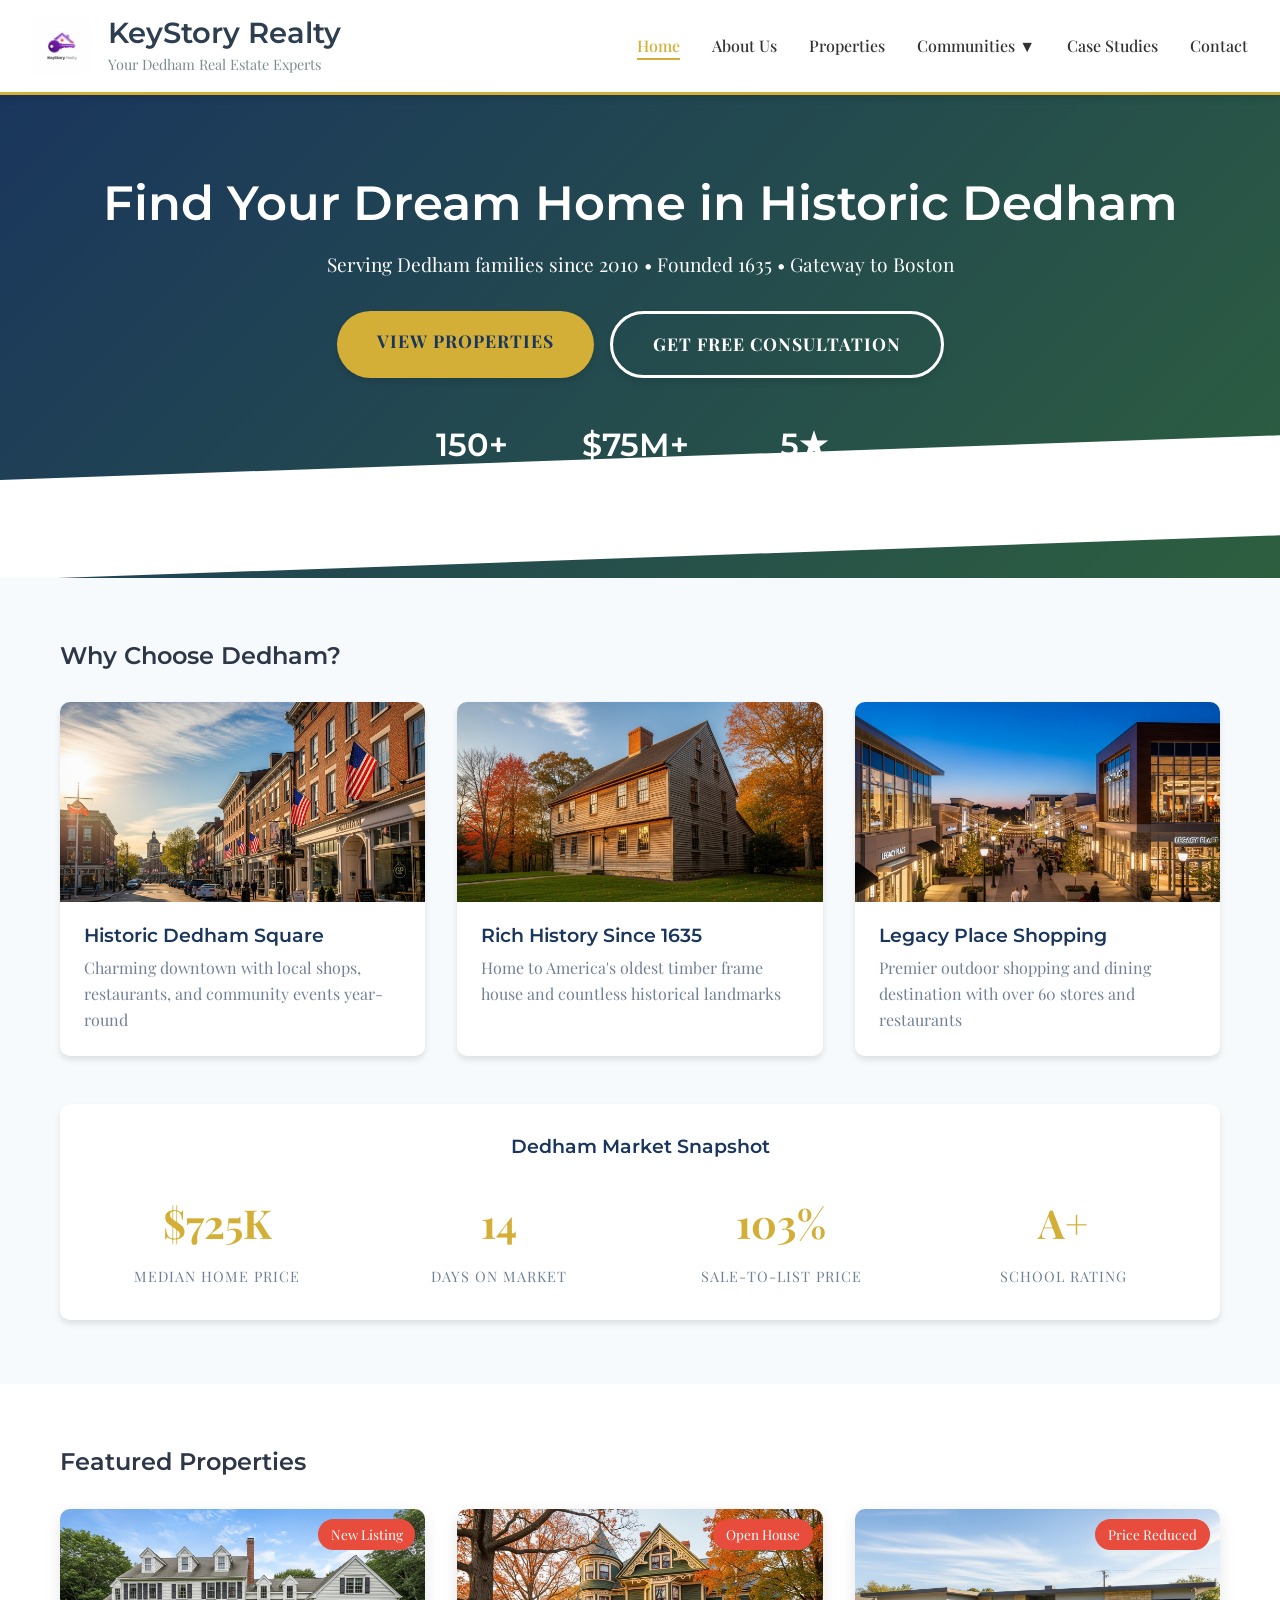
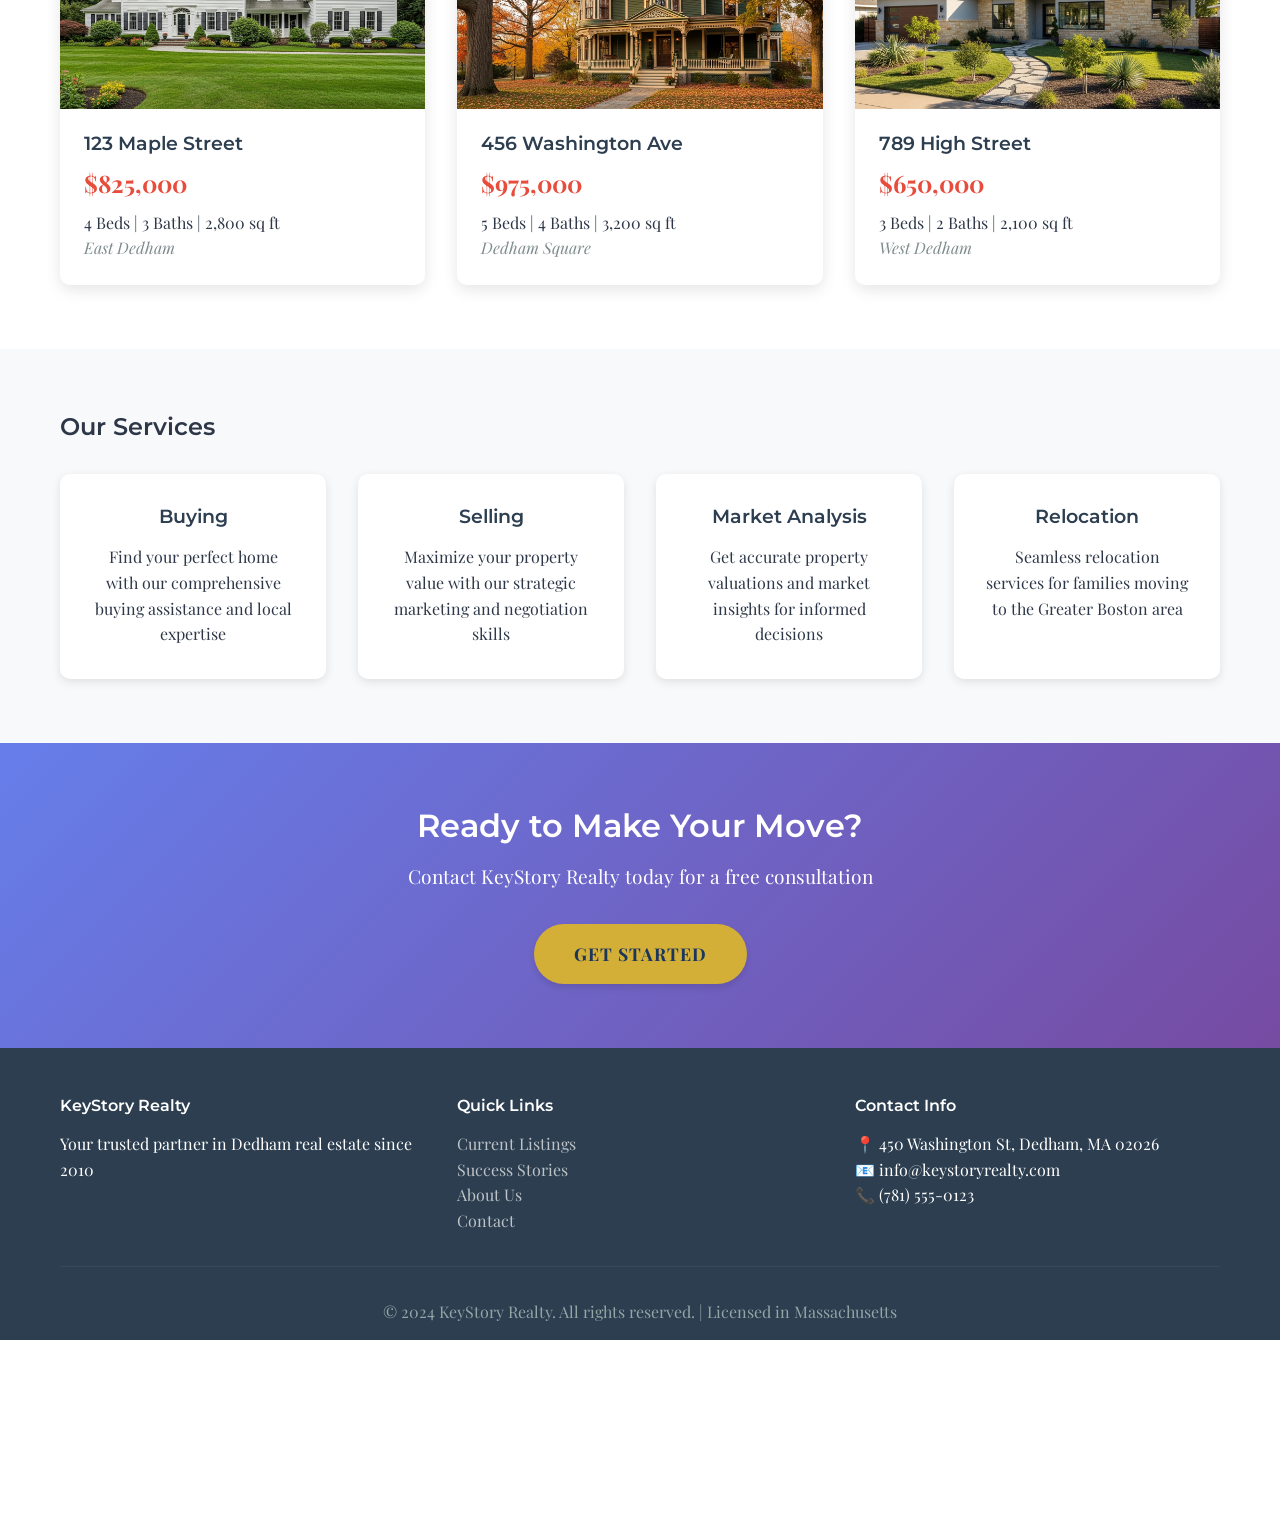
<file: index.html>
<!DOCTYPE html>
<html lang="en">
<head>
    <meta charset="UTF-8">
    <meta name="viewport" content="width=device-width, initial-scale=1.0">
    <title>KeyStory Realty - Your Trusted Dedham MA Realtor</title>
    <link rel="stylesheet" href="styles.css">
    <link href="https://fonts.googleapis.com/css2?family=Playfair+Display:wght@400;700&family=Montserrat:wght@400;600;700&display=swap" rel="stylesheet">
</head>
<body>
    <!-- Navigation -->
    <nav class="navbar">
        <div class="nav-container">
            <div class="logo">
                <img src="assets/images/logo-main.png" alt="KeyStory Realty Logo" style="height: 60px; width: auto;">
                <div>
                    <h2>KeyStory Realty</h2>
                    <span class="tagline">Your Dedham Real Estate Experts</span>
                </div>
            </div>
            <ul class="nav-menu">
                <li><a href="index.html" class="active">Home</a></li>
                <li><a href="about.html">About Us</a></li>
                <li><a href="properties.html">Properties</a></li>
                <li class="dropdown">
                    <a href="#">Communities ▼</a>
                    <ul class="dropdown-menu">
                        <li><a href="dover.html">Dover</a></li>
                        <li><a href="wellesley.html">Wellesley</a></li>
                        <li><a href="needham.html">Needham</a></li>
                        <li><a href="walpole.html">Walpole</a></li>
                    </ul>
                </li>
                <li><a href="case-studies.html">Case Studies</a></li>
                <li><a href="contact.html">Contact</a></li>
            </ul>
        </div>
    </nav>

    <!-- Hero Section -->
    <section class="hero">
        <div class="hero-content">
            <h1>Find Your Dream Home in Historic Dedham</h1>
            <p>Serving Dedham families since 2010 • Founded 1635 • Gateway to Boston</p>
            <div class="hero-buttons">
                <a href="properties.html" class="btn btn-primary">View Properties</a>
                <a href="contact.html" class="btn btn-secondary">Get Free Consultation</a>
            </div>
        </div>
        <div class="hero-stats">
            <div class="stat">
                <h3>150+</h3>
                <p>Homes Sold</p>
            </div>
            <div class="stat">
                <h3>$75M+</h3>
                <p>In Sales Volume</p>
            </div>
            <div class="stat">
                <h3>5★</h3>
                <p>Client Rating</p>
            </div>
        </div>
    </section>

    <!-- Dedham Highlights -->
    <section class="dedham-highlights">
        <div class="container">
            <h2>Why Choose Dedham?</h2>
            <div class="highlights-grid">
                <div class="highlight-card">
                    <img src="assets/images/dedham-square-photo.png" alt="Dedham Square">
                    <h3>Historic Dedham Square</h3>
                    <p>Charming downtown with local shops, restaurants, and community events year-round</p>
                </div>
                <div class="highlight-card">
                    <img src="assets/images/fairbanks-house-photo.png" alt="Fairbanks House">
                    <h3>Rich History Since 1635</h3>
                    <p>Home to America's oldest timber frame house and countless historical landmarks</p>
                </div>
                <div class="highlight-card">
                    <img src="assets/images/legacy-place-photo.png" alt="Legacy Place">
                    <h3>Legacy Place Shopping</h3>
                    <p>Premier outdoor shopping and dining destination with over 60 stores and restaurants</p>
                </div>
            </div>
            <div class="market-stats">
                <h3>Dedham Market Snapshot</h3>
                <div class="stats-grid">
                    <div class="stat-item">
                        <span class="stat-number">$725K</span>
                        <span class="stat-label">Median Home Price</span>
                    </div>
                    <div class="stat-item">
                        <span class="stat-number">14</span>
                        <span class="stat-label">Days on Market</span>
                    </div>
                    <div class="stat-item">
                        <span class="stat-number">103%</span>
                        <span class="stat-label">Sale-to-List Price</span>
                    </div>
                    <div class="stat-item">
                        <span class="stat-number">A+</span>
                        <span class="stat-label">School Rating</span>
                    </div>
                </div>
            </div>
        </div>
    </section>

    <!-- Featured Properties -->
    <section class="featured">
        <div class="container">
            <h2>Featured Properties</h2>
            <div class="property-grid">
                <div class="property-card">
                    <div class="property-image">
                        <img src="assets/images/colonial-home-photo.png" alt="Colonial Home" style="width: 100%; height: 100%; object-fit: cover;">
                        <span class="property-badge">New Listing</span>
                    </div>
                    <div class="property-details">
                        <h3>123 Maple Street</h3>
                        <p class="price">$825,000</p>
                        <p>4 Beds | 3 Baths | 2,800 sq ft</p>
                        <p class="location">East Dedham</p>
                    </div>
                </div>
                <div class="property-card">
                    <div class="property-image">
                        <img src="assets/images/victorian-home-photo.png" alt="Victorian Beauty" style="width: 100%; height: 100%; object-fit: cover;">
                        <span class="property-badge">Open House</span>
                    </div>
                    <div class="property-details">
                        <h3>456 Washington Ave</h3>
                        <p class="price">$975,000</p>
                        <p>5 Beds | 4 Baths | 3,200 sq ft</p>
                        <p class="location">Dedham Square</p>
                    </div>
                </div>
                <div class="property-card">
                    <div class="property-image">
                        <img src="assets/images/ranch-home-photo.png" alt="Modern Ranch" style="width: 100%; height: 100%; object-fit: cover;">
                        <span class="property-badge">Price Reduced</span>
                    </div>
                    <div class="property-details">
                        <h3>789 High Street</h3>
                        <p class="price">$650,000</p>
                        <p>3 Beds | 2 Baths | 2,100 sq ft</p>
                        <p class="location">West Dedham</p>
                    </div>
                </div>
            </div>
        </div>
    </section>

    <!-- Services Section -->
    <section class="services">
        <div class="container">
            <h2>Our Services</h2>
            <div class="services-grid">
                <div class="service-card">
                    <h3>Buying</h3>
                    <p>Find your perfect home with our comprehensive buying assistance and local expertise</p>
                </div>
                <div class="service-card">
                    <h3>Selling</h3>
                    <p>Maximize your property value with our strategic marketing and negotiation skills</p>
                </div>
                <div class="service-card">
                    <h3>Market Analysis</h3>
                    <p>Get accurate property valuations and market insights for informed decisions</p>
                </div>
                <div class="service-card">
                    <h3>Relocation</h3>
                    <p>Seamless relocation services for families moving to the Greater Boston area</p>
                </div>
            </div>
        </div>
    </section>

    <!-- CTA Section -->
    <section class="cta">
        <div class="container">
            <h2>Ready to Make Your Move?</h2>
            <p>Contact KeyStory Realty today for a free consultation</p>
            <a href="contact.html" class="btn btn-primary">Get Started</a>
        </div>
    </section>

    <!-- Footer -->
    <footer>
        <div class="container">
            <div class="footer-content">
                <div class="footer-section">
                    <h4>KeyStory Realty</h4>
                    <p>Your trusted partner in Dedham real estate since 2010</p>
                </div>
                <div class="footer-section">
                    <h4>Quick Links</h4>
                    <ul>
                        <li><a href="properties.html">Current Listings</a></li>
                        <li><a href="case-studies.html">Success Stories</a></li>
                        <li><a href="about.html">About Us</a></li>
                        <li><a href="contact.html">Contact</a></li>
                    </ul>
                </div>
                <div class="footer-section">
                    <h4>Contact Info</h4>
                    <p>📍 450 Washington St, Dedham, MA 02026</p>
                    <p>📧 info@keystoryrealty.com</p>
                    <p>📞 (781) 555-0123</p>
                </div>
            </div>
            <div class="footer-bottom">
                <p>&copy; 2024 KeyStory Realty. All rights reserved. | Licensed in Massachusetts</p>
            </div>
        </div>
    </footer>
    <script src="script.js"></script>
</body>
</html>
</file>
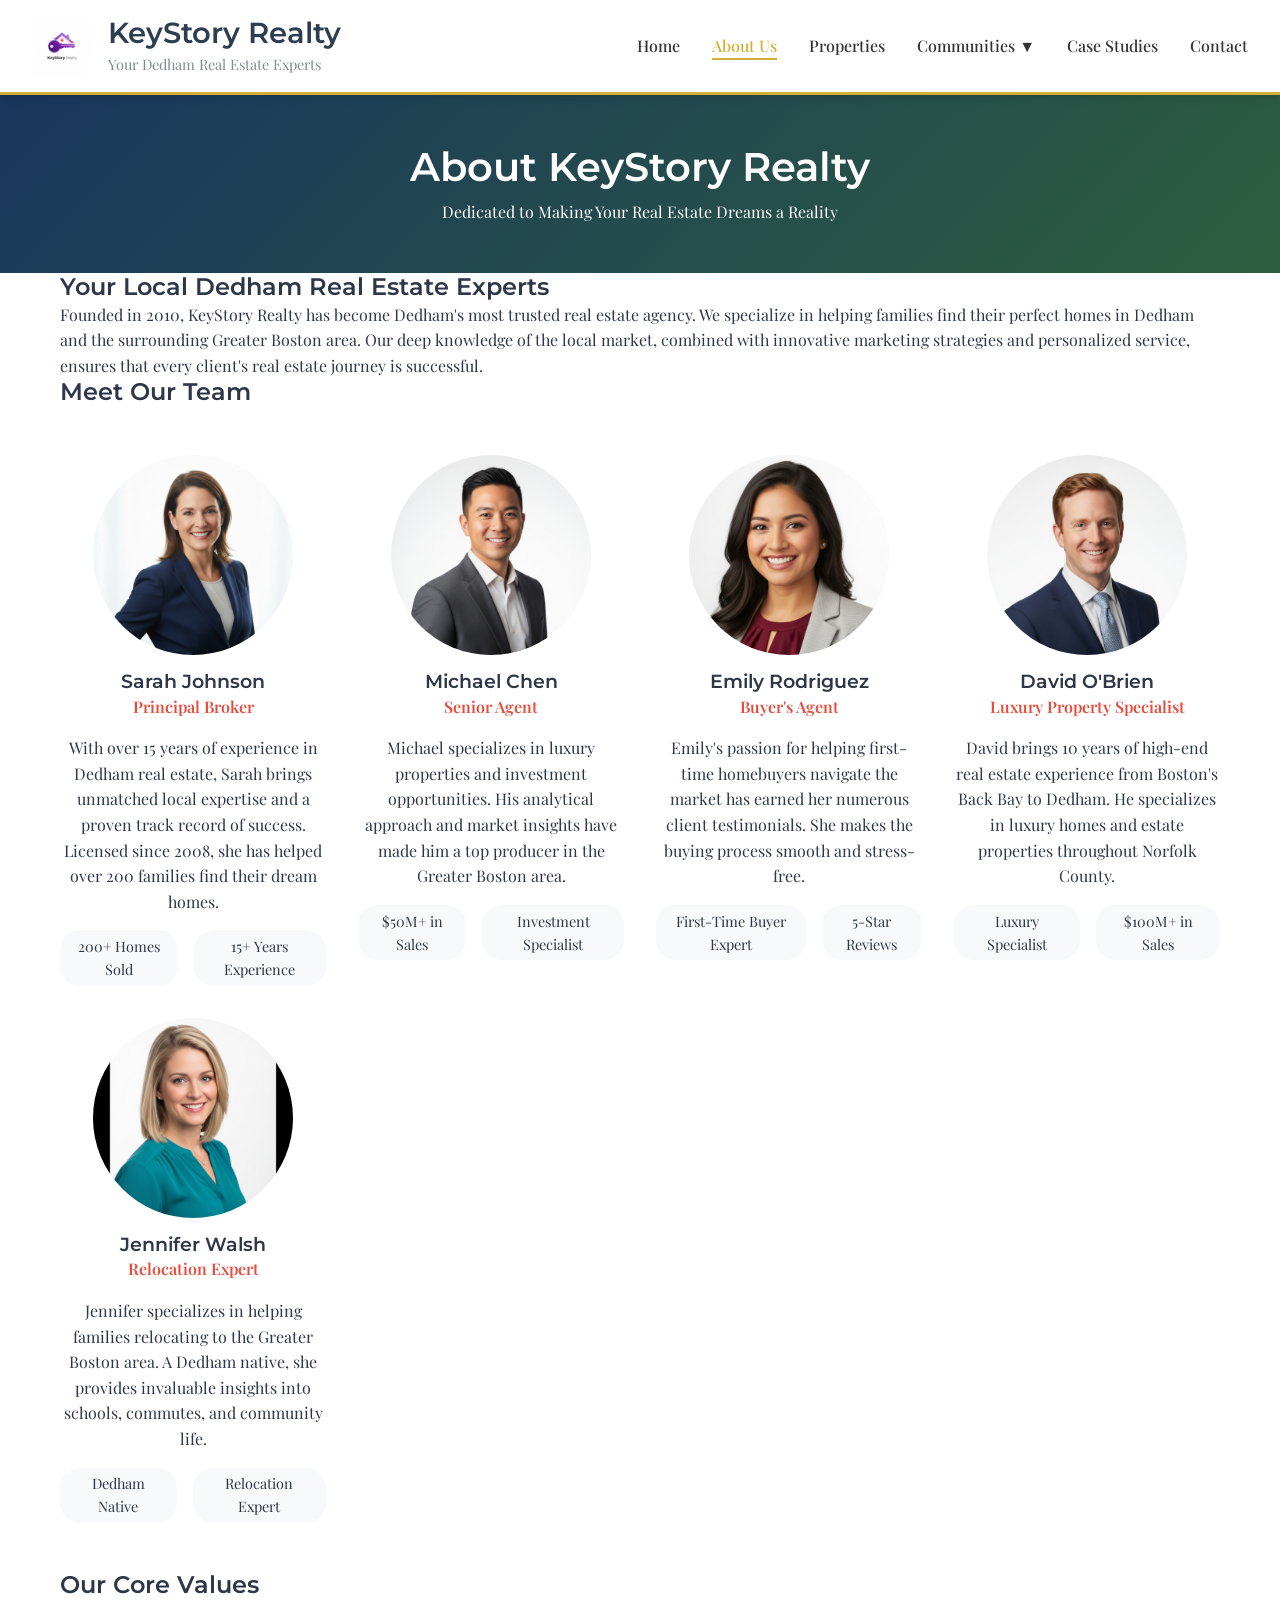
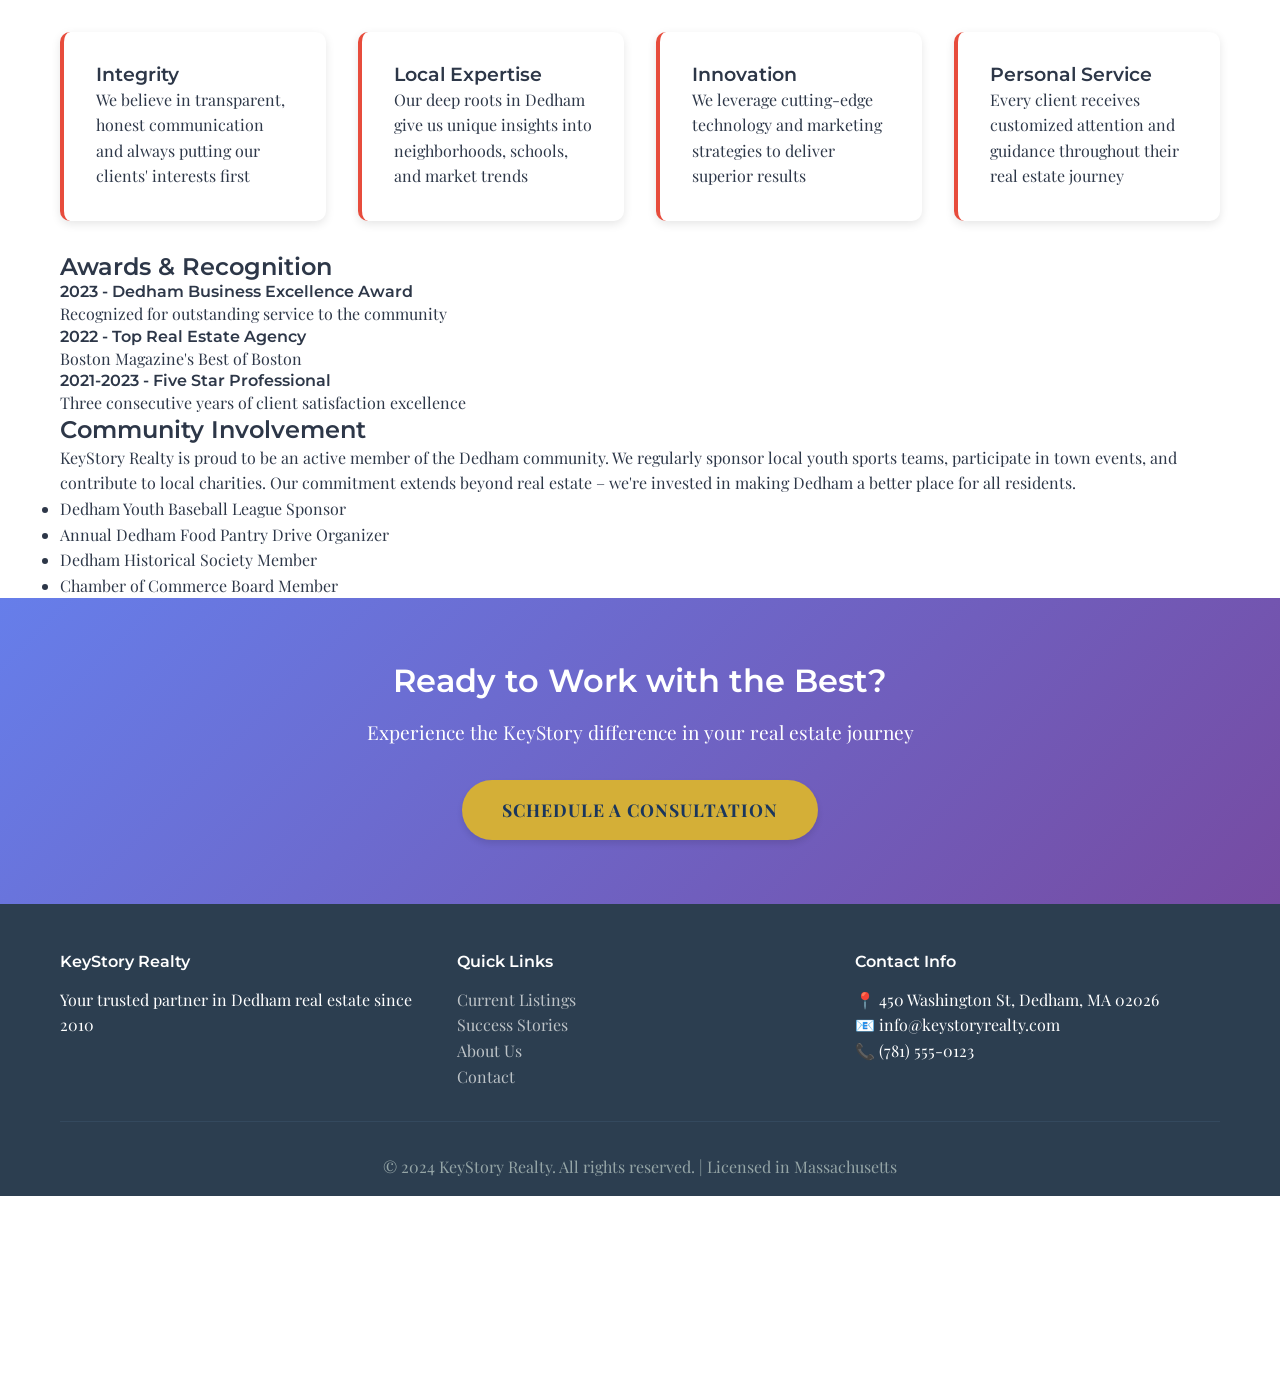
<file: about.html>
<!DOCTYPE html>
<html lang="en">
<head>
    <meta charset="UTF-8">
    <meta name="viewport" content="width=device-width, initial-scale=1.0">
    <title>About Us - KeyStory Realty</title>
    <link rel="stylesheet" href="styles.css">
    <link href="https://fonts.googleapis.com/css2?family=Playfair+Display:wght@400;700&family=Montserrat:wght@400;600;700&display=swap" rel="stylesheet">
</head>
<body>
    <!-- Navigation -->
    <nav class="navbar">
        <div class="nav-container">
            <div class="logo">
                <img src="assets/images/logo-main.png" alt="KeyStory Realty Logo" style="height: 60px; width: auto;">
                <div>
                    <h2>KeyStory Realty</h2>
                    <span class="tagline">Your Dedham Real Estate Experts</span>
                </div>
            </div>
            <ul class="nav-menu">
                <li><a href="index.html">Home</a></li>
                <li><a href="about.html" class="active">About Us</a></li>
                <li><a href="properties.html">Properties</a></li>
                <li class="dropdown">
                    <a href="#">Communities ▼</a>
                    <ul class="dropdown-menu">
                        <li><a href="dover.html">Dover</a></li>
                        <li><a href="wellesley.html">Wellesley</a></li>
                        <li><a href="needham.html">Needham</a></li>
                        <li><a href="walpole.html">Walpole</a></li>
                    </ul>
                </li>
                <li><a href="case-studies.html">Case Studies</a></li>
                <li><a href="contact.html">Contact</a></li>
            </ul>
        </div>
    </nav>

    <!-- Page Header -->
    <section class="page-header">
        <h1>About KeyStory Realty</h1>
        <p>Dedicated to Making Your Real Estate Dreams a Reality</p>
    </section>

    <!-- About Content -->
    <section class="about-content">
        <div class="container">
            <div class="about-intro">
                <h2>Your Local Dedham Real Estate Experts</h2>
                <p>Founded in 2010, KeyStory Realty has become Dedham's most trusted real estate agency. We specialize in helping families find their perfect homes in Dedham and the surrounding Greater Boston area. Our deep knowledge of the local market, combined with innovative marketing strategies and personalized service, ensures that every client's real estate journey is successful.</p>
            </div>

            <!-- Team Section -->
            <div class="team-section">
                <h2>Meet Our Team</h2>
                <div class="team-grid">
                    <div class="team-member">
                        <div class="member-photo">
                            <img src="assets/images/sarah-johnson-photo.png" alt="Sarah Johnson" style="width: 200px; height: 200px; border-radius: 50%; object-fit: cover;">
                        </div>
                        <h3>Sarah Johnson</h3>
                        <p class="role">Principal Broker</p>
                        <p>With over 15 years of experience in Dedham real estate, Sarah brings unmatched local expertise and a proven track record of success. Licensed since 2008, she has helped over 200 families find their dream homes.</p>
                        <div class="member-stats">
                            <span>200+ Homes Sold</span>
                            <span>15+ Years Experience</span>
                        </div>
                    </div>
                    <div class="team-member">
                        <div class="member-photo">
                            <img src="assets/images/michael-chen-photo.png" alt="Michael Chen" style="width: 200px; height: 200px; border-radius: 50%; object-fit: cover;">
                        </div>
                        <h3>Michael Chen</h3>
                        <p class="role">Senior Agent</p>
                        <p>Michael specializes in luxury properties and investment opportunities. His analytical approach and market insights have made him a top producer in the Greater Boston area.</p>
                        <div class="member-stats">
                            <span>$50M+ in Sales</span>
                            <span>Investment Specialist</span>
                        </div>
                    </div>
                    <div class="team-member">
                        <div class="member-photo">
                            <img src="assets/images/emily-rodriguez-photo.png" alt="Emily Rodriguez" style="width: 200px; height: 200px; border-radius: 50%; object-fit: cover;">
                        </div>
                        <h3>Emily Rodriguez</h3>
                        <p class="role">Buyer's Agent</p>
                        <p>Emily's passion for helping first-time homebuyers navigate the market has earned her numerous client testimonials. She makes the buying process smooth and stress-free.</p>
                        <div class="member-stats">
                            <span>First-Time Buyer Expert</span>
                            <span>5-Star Reviews</span>
                        </div>
                    </div>
                    <div class="team-member">
                        <div class="member-photo">
                            <img src="assets/images/david-obrien-photo.png" alt="David O'Brien" style="width: 200px; height: 200px; border-radius: 50%; object-fit: cover;">
                        </div>
                        <h3>David O'Brien</h3>
                        <p class="role">Luxury Property Specialist</p>
                        <p>David brings 10 years of high-end real estate experience from Boston's Back Bay to Dedham. He specializes in luxury homes and estate properties throughout Norfolk County.</p>
                        <div class="member-stats">
                            <span>Luxury Specialist</span>
                            <span>$100M+ in Sales</span>
                        </div>
                    </div>
                    <div class="team-member">
                        <div class="member-photo">
                            <img src="assets/images/jennifer-walsh-photo.png" alt="Jennifer Walsh" style="width: 200px; height: 200px; border-radius: 50%; object-fit: cover;">
                        </div>
                        <h3>Jennifer Walsh</h3>
                        <p class="role">Relocation Expert</p>
                        <p>Jennifer specializes in helping families relocating to the Greater Boston area. A Dedham native, she provides invaluable insights into schools, commutes, and community life.</p>
                        <div class="member-stats">
                            <span>Dedham Native</span>
                            <span>Relocation Expert</span>
                        </div>
                    </div>
                </div>
            </div>

            <!-- Values Section -->
            <div class="values-section">
                <h2>Our Core Values</h2>
                <div class="values-grid">
                    <div class="value-card">
                        <h3>Integrity</h3>
                        <p>We believe in transparent, honest communication and always putting our clients' interests first</p>
                    </div>
                    <div class="value-card">
                        <h3>Local Expertise</h3>
                        <p>Our deep roots in Dedham give us unique insights into neighborhoods, schools, and market trends</p>
                    </div>
                    <div class="value-card">
                        <h3>Innovation</h3>
                        <p>We leverage cutting-edge technology and marketing strategies to deliver superior results</p>
                    </div>
                    <div class="value-card">
                        <h3>Personal Service</h3>
                        <p>Every client receives customized attention and guidance throughout their real estate journey</p>
                    </div>
                </div>
            </div>

            <!-- Awards Section -->
            <div class="awards-section">
                <h2>Awards & Recognition</h2>
                <div class="awards-list">
                    <div class="award-item">
                        <h4>2023 - Dedham Business Excellence Award</h4>
                        <p>Recognized for outstanding service to the community</p>
                    </div>
                    <div class="award-item">
                        <h4>2022 - Top Real Estate Agency</h4>
                        <p>Boston Magazine's Best of Boston</p>
                    </div>
                    <div class="award-item">
                        <h4>2021-2023 - Five Star Professional</h4>
                        <p>Three consecutive years of client satisfaction excellence</p>
                    </div>
                </div>
            </div>

            <!-- Community Involvement -->
            <div class="community-section">
                <h2>Community Involvement</h2>
                <p>KeyStory Realty is proud to be an active member of the Dedham community. We regularly sponsor local youth sports teams, participate in town events, and contribute to local charities. Our commitment extends beyond real estate – we're invested in making Dedham a better place for all residents.</p>
                <div class="community-list">
                    <ul>
                        <li>Dedham Youth Baseball League Sponsor</li>
                        <li>Annual Dedham Food Pantry Drive Organizer</li>
                        <li>Dedham Historical Society Member</li>
                        <li>Chamber of Commerce Board Member</li>
                    </ul>
                </div>
            </div>
        </div>
    </section>

    <!-- CTA Section -->
    <section class="cta">
        <div class="container">
            <h2>Ready to Work with the Best?</h2>
            <p>Experience the KeyStory difference in your real estate journey</p>
            <a href="contact.html" class="btn btn-primary">Schedule a Consultation</a>
        </div>
    </section>

    <!-- Footer -->
    <footer>
        <div class="container">
            <div class="footer-content">
                <div class="footer-section">
                    <h4>KeyStory Realty</h4>
                    <p>Your trusted partner in Dedham real estate since 2010</p>
                </div>
                <div class="footer-section">
                    <h4>Quick Links</h4>
                    <ul>
                        <li><a href="properties.html">Current Listings</a></li>
                        <li><a href="case-studies.html">Success Stories</a></li>
                        <li><a href="about.html">About Us</a></li>
                        <li><a href="contact.html">Contact</a></li>
                    </ul>
                </div>
                <div class="footer-section">
                    <h4>Contact Info</h4>
                    <p>📍 450 Washington St, Dedham, MA 02026</p>
                    <p>📧 info@keystoryrealty.com</p>
                    <p>📞 (781) 555-0123</p>
                </div>
            </div>
            <div class="footer-bottom">
                <p>&copy; 2024 KeyStory Realty. All rights reserved. | Licensed in Massachusetts</p>
            </div>
        </div>
    </footer>
    <script src="script.js"></script>
</body>
</html>
</file>
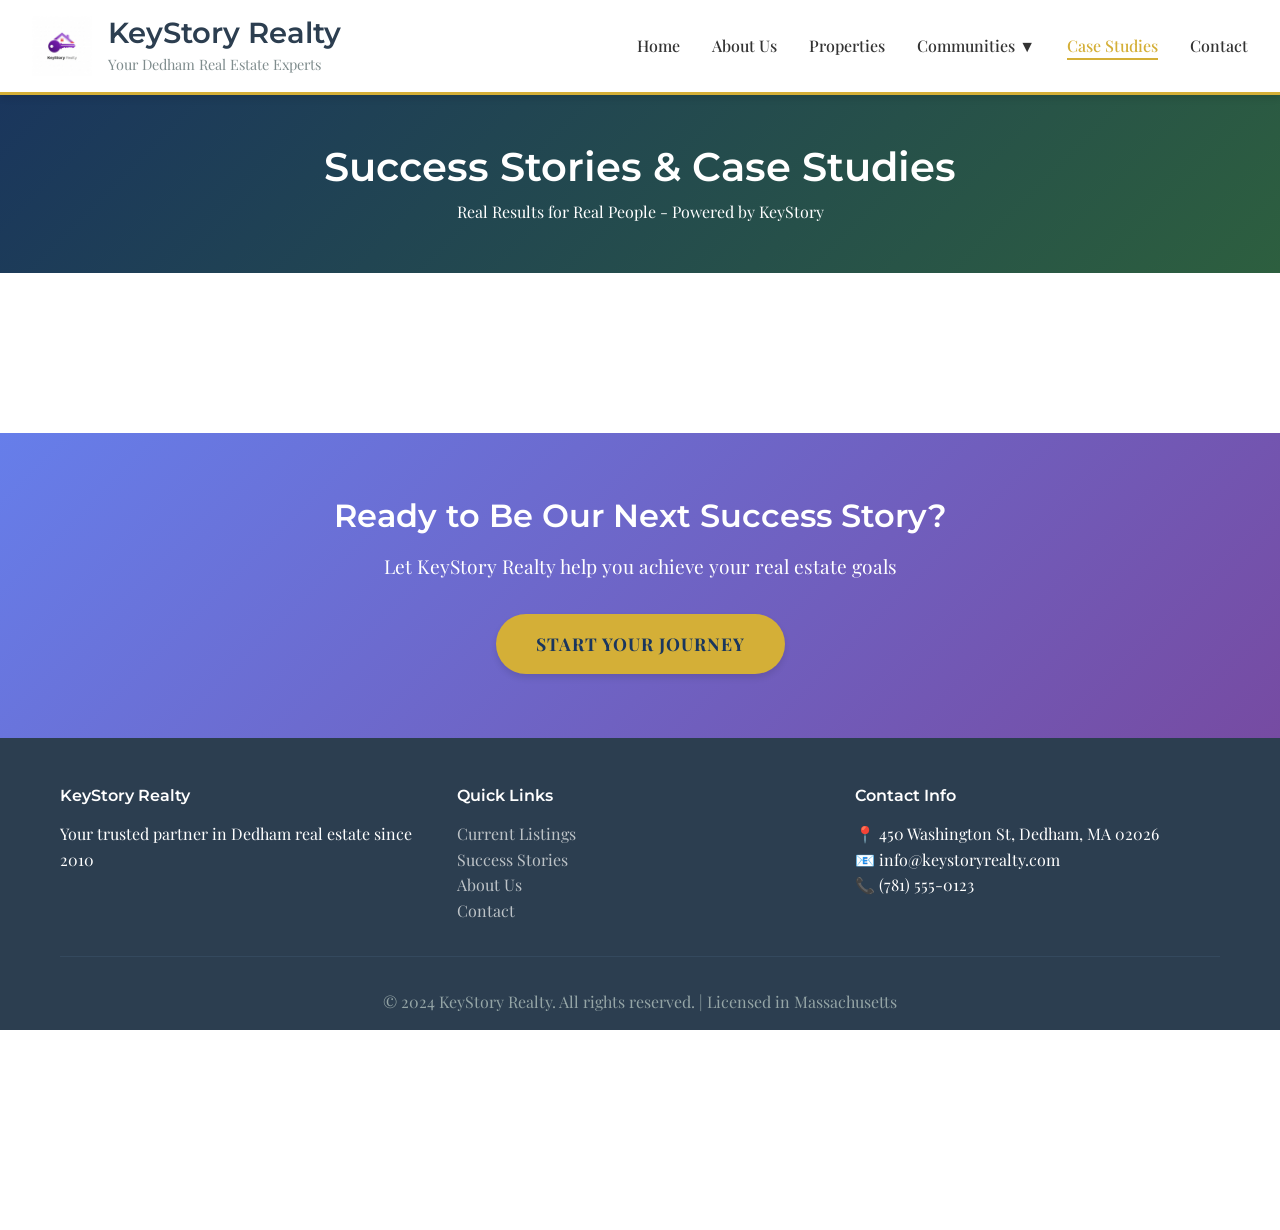
<file: case-studies.html>
<!DOCTYPE html>
<html lang="en">
<head>
    <meta charset="UTF-8">
    <meta name="viewport" content="width=device-width, initial-scale=1.0">
    <title>Case Studies - KeyStory Realty</title>
    <link rel="stylesheet" href="styles.css">
    <link href="https://fonts.googleapis.com/css2?family=Playfair+Display:wght@400;700&family=Montserrat:wght@400;600;700&display=swap" rel="stylesheet">
</head>
<body>
    <!-- Navigation -->
    <nav class="navbar">
        <div class="nav-container">
            <div class="logo">
                <img src="assets/images/logo-main.png" alt="KeyStory Realty Logo" style="height: 60px; width: auto;">
                <div>
                    <h2>KeyStory Realty</h2>
                    <span class="tagline">Your Dedham Real Estate Experts</span>
                </div>
            </div>
            <ul class="nav-menu">
                <li><a href="index.html">Home</a></li>
                <li><a href="about.html">About Us</a></li>
                <li><a href="properties.html">Properties</a></li>
                <li class="dropdown">
                    <a href="#">Communities ▼</a>
                    <ul class="dropdown-menu">
                        <li><a href="dover.html">Dover</a></li>
                        <li><a href="wellesley.html">Wellesley</a></li>
                        <li><a href="needham.html">Needham</a></li>
                        <li><a href="walpole.html">Walpole</a></li>
                    </ul>
                </li>
                <li><a href="case-studies.html" class="active">Case Studies</a></li>
                <li><a href="contact.html">Contact</a></li>
            </ul>
        </div>
    </nav>

    <!-- Page Header -->
    <section class="page-header">
        <h1>Success Stories & Case Studies</h1>
        <p>Real Results for Real People - Powered by KeyStory</p>
    </section>

    <!-- KeyStory Widget Section -->
    <section class="keystory-widget-section" style="padding: 80px 0;">
        <div class="container">
            <!-- KeyStory Widget Integration -->
            <div class="widget-container" style="max-width: 1200px; margin: 0 auto;">
                <!-- KeyStory Widget Embed Code -->
                <script async defer
                  src="https://stage-api.keystory.ai/api/v1/widgets/widget.js"
                  data-widget="dover-case-studies">
                </script>
                <noscript><a href="https://stage-api.keystory.ai/embed/dover-case-studies">View case studies</a></noscript>
            </div>
        </div>
    </section>

    <!-- CTA Section -->
    <section class="cta">
        <div class="container">
            <h2>Ready to Be Our Next Success Story?</h2>
            <p>Let KeyStory Realty help you achieve your real estate goals</p>
            <a href="contact.html" class="btn btn-primary">Start Your Journey</a>
        </div>
    </section>

    <!-- Footer -->
    <footer>
        <div class="container">
            <div class="footer-content">
                <div class="footer-section">
                    <h4>KeyStory Realty</h4>
                    <p>Your trusted partner in Dedham real estate since 2010</p>
                </div>
                <div class="footer-section">
                    <h4>Quick Links</h4>
                    <ul>
                        <li><a href="properties.html">Current Listings</a></li>
                        <li><a href="case-studies.html">Success Stories</a></li>
                        <li><a href="about.html">About Us</a></li>
                        <li><a href="contact.html">Contact</a></li>
                    </ul>
                </div>
                <div class="footer-section">
                    <h4>Contact Info</h4>
                    <p>📍 450 Washington St, Dedham, MA 02026</p>
                    <p>📧 info@keystoryrealty.com</p>
                    <p>📞 (781) 555-0123</p>
                </div>
            </div>
            <div class="footer-bottom">
                <p>&copy; 2024 KeyStory Realty. All rights reserved. | Licensed in Massachusetts</p>
            </div>
        </div>
    </footer>
    <script src="script.js"></script>
</body>
</html>
</file>
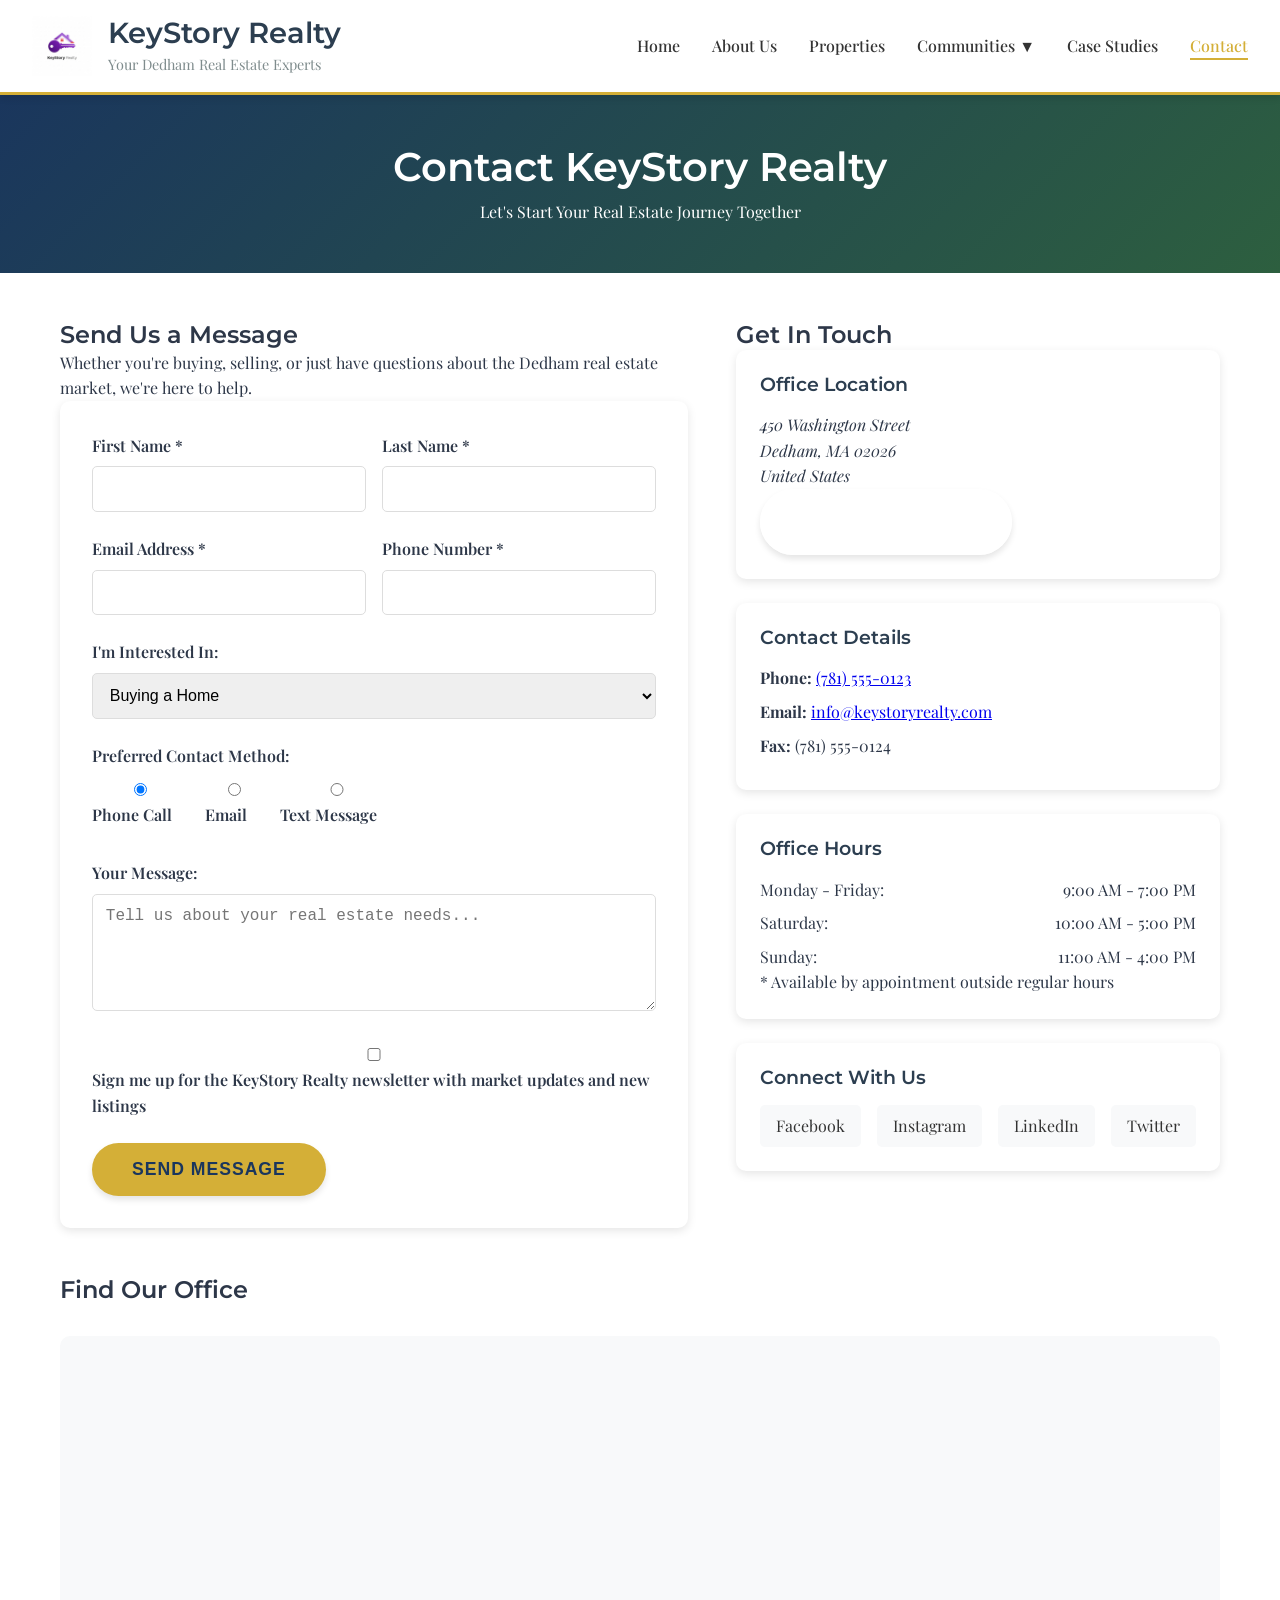
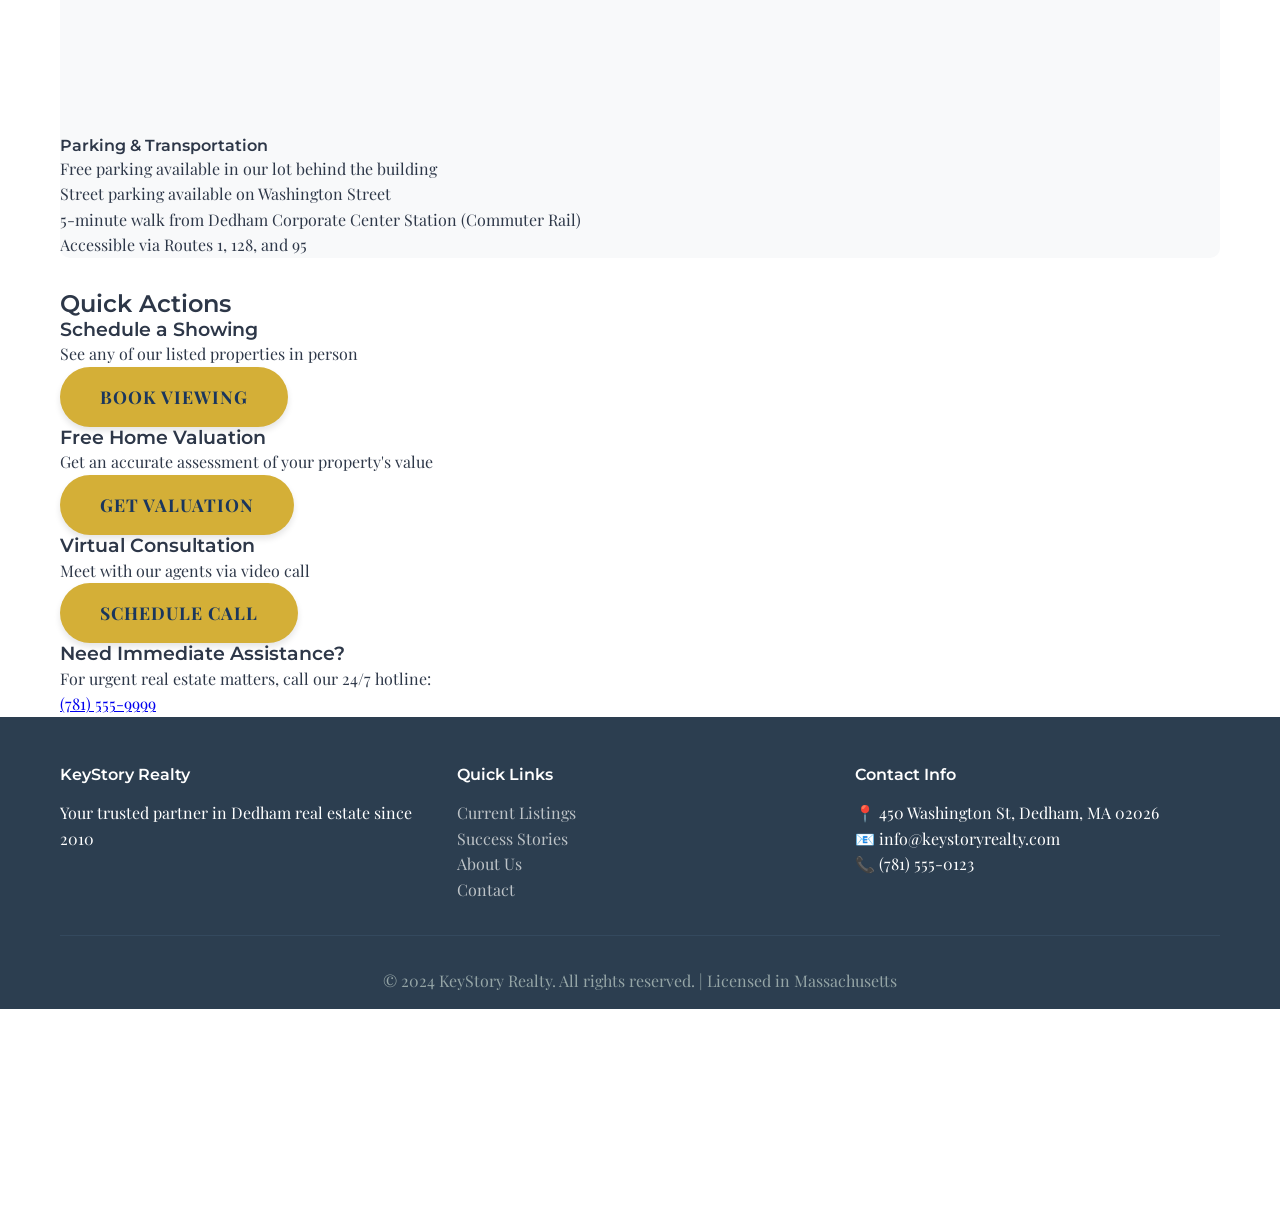
<file: contact.html>
<!DOCTYPE html>
<html lang="en">
<head>
    <meta charset="UTF-8">
    <meta name="viewport" content="width=device-width, initial-scale=1.0">
    <title>Contact Us - KeyStory Realty</title>
    <link rel="stylesheet" href="styles.css">
    <link href="https://fonts.googleapis.com/css2?family=Playfair+Display:wght@400;700&family=Montserrat:wght@400;600;700&display=swap" rel="stylesheet">
</head>
<body>
    <!-- Navigation -->
    <nav class="navbar">
        <div class="nav-container">
            <div class="logo">
                <img src="assets/images/logo-main.png" alt="KeyStory Realty Logo" style="height: 60px; width: auto;">
                <div>
                    <h2>KeyStory Realty</h2>
                    <span class="tagline">Your Dedham Real Estate Experts</span>
                </div>
            </div>
            <ul class="nav-menu">
                <li><a href="index.html">Home</a></li>
                <li><a href="about.html">About Us</a></li>
                <li><a href="properties.html">Properties</a></li>
                <li class="dropdown">
                    <a href="#">Communities ▼</a>
                    <ul class="dropdown-menu">
                        <li><a href="dover.html">Dover</a></li>
                        <li><a href="wellesley.html">Wellesley</a></li>
                        <li><a href="needham.html">Needham</a></li>
                        <li><a href="walpole.html">Walpole</a></li>
                    </ul>
                </li>
                <li><a href="case-studies.html">Case Studies</a></li>
                <li><a href="contact.html" class="active">Contact</a></li>
            </ul>
        </div>
    </nav>

    <!-- Page Header -->
    <section class="page-header">
        <h1>Contact KeyStory Realty</h1>
        <p>Let's Start Your Real Estate Journey Together</p>
    </section>

    <!-- Contact Content -->
    <section class="contact-content">
        <div class="container">
            <div class="contact-grid">
                <!-- Contact Form -->
                <div class="contact-form-section">
                    <h2>Send Us a Message</h2>
                    <p>Whether you're buying, selling, or just have questions about the Dedham real estate market, we're here to help.</p>

                    <form class="contact-form">
                        <div class="form-row">
                            <div class="form-group">
                                <label>First Name *</label>
                                <input type="text" name="firstName" required>
                            </div>
                            <div class="form-group">
                                <label>Last Name *</label>
                                <input type="text" name="lastName" required>
                            </div>
                        </div>

                        <div class="form-row">
                            <div class="form-group">
                                <label>Email Address *</label>
                                <input type="email" name="email" required>
                            </div>
                            <div class="form-group">
                                <label>Phone Number *</label>
                                <input type="tel" name="phone" required>
                            </div>
                        </div>

                        <div class="form-group">
                            <label>I'm Interested In:</label>
                            <select name="interest">
                                <option>Buying a Home</option>
                                <option>Selling My Property</option>
                                <option>Property Valuation</option>
                                <option>Investment Opportunities</option>
                                <option>Rental Properties</option>
                                <option>General Inquiry</option>
                            </select>
                        </div>

                        <div class="form-group">
                            <label>Preferred Contact Method:</label>
                            <div class="radio-group">
                                <label class="radio-label">
                                    <input type="radio" name="contactMethod" value="phone" checked>
                                    Phone Call
                                </label>
                                <label class="radio-label">
                                    <input type="radio" name="contactMethod" value="email">
                                    Email
                                </label>
                                <label class="radio-label">
                                    <input type="radio" name="contactMethod" value="text">
                                    Text Message
                                </label>
                            </div>
                        </div>

                        <div class="form-group">
                            <label>Your Message:</label>
                            <textarea name="message" rows="5" placeholder="Tell us about your real estate needs..."></textarea>
                        </div>

                        <div class="form-group">
                            <label class="checkbox-label">
                                <input type="checkbox" name="newsletter">
                                Sign me up for the KeyStory Realty newsletter with market updates and new listings
                            </label>
                        </div>

                        <button type="submit" class="btn btn-primary">Send Message</button>
                    </form>
                </div>

                <!-- Contact Information -->
                <div class="contact-info-section">
                    <h2>Get In Touch</h2>

                    <div class="contact-card">
                        <h3>Office Location</h3>
                        <address>
                            450 Washington Street<br>
                            Dedham, MA 02026<br>
                            United States
                        </address>
                        <a href="#" class="btn btn-secondary">Get Directions</a>
                    </div>

                    <div class="contact-card">
                        <h3>Contact Details</h3>
                        <div class="contact-item">
                            <strong>Phone:</strong>
                            <a href="tel:7815550123">(781) 555-0123</a>
                        </div>
                        <div class="contact-item">
                            <strong>Email:</strong>
                            <a href="mailto:info@keystoryrealty.com">info@keystoryrealty.com</a>
                        </div>
                        <div class="contact-item">
                            <strong>Fax:</strong>
                            (781) 555-0124
                        </div>
                    </div>

                    <div class="contact-card">
                        <h3>Office Hours</h3>
                        <div class="hours-list">
                            <div class="hours-item">
                                <span>Monday - Friday:</span>
                                <span>9:00 AM - 7:00 PM</span>
                            </div>
                            <div class="hours-item">
                                <span>Saturday:</span>
                                <span>10:00 AM - 5:00 PM</span>
                            </div>
                            <div class="hours-item">
                                <span>Sunday:</span>
                                <span>11:00 AM - 4:00 PM</span>
                            </div>
                        </div>
                        <p class="hours-note">* Available by appointment outside regular hours</p>
                    </div>

                    <div class="contact-card">
                        <h3>Connect With Us</h3>
                        <div class="social-links">
                            <a href="#" class="social-link">Facebook</a>
                            <a href="#" class="social-link">Instagram</a>
                            <a href="#" class="social-link">LinkedIn</a>
                            <a href="#" class="social-link">Twitter</a>
                        </div>
                    </div>
                </div>
            </div>

            <!-- Map Section -->
            <div class="map-section">
                <h2>Find Our Office</h2>
                <div class="map-container">
                    <!-- Interactive Map Would Go Here -->
                    <div class="map-placeholder">
                        <iframe
                            src="https://www.google.com/maps/embed?pb=!1m18!1m12!1m3!1d2951.234567890123!2d-71.16000000000001!3d42.24000000000001!2m3!1f0!2f0!3f0!3m2!1i1024!2i768!4f13.1!3m3!1m2!1s0x0%3A0x0!2zNDLCsDE0JzI0LjAiTiA3McKwMDknMzYuMCJX!5e0!3m2!1sen!2sus!4v1234567890123"
                            width="100%"
                            height="400"
                            style="border:0;"
                            allowfullscreen=""
                            loading="lazy"
                            referrerpolicy="no-referrer-when-downgrade"
                            title="KeyStory Realty Office Location">
                        </iframe>
                    </div>
                    <div class="map-directions">
                        <h4>Parking & Transportation</h4>
                        <ul>
                            <li>Free parking available in our lot behind the building</li>
                            <li>Street parking available on Washington Street</li>
                            <li>5-minute walk from Dedham Corporate Center Station (Commuter Rail)</li>
                            <li>Accessible via Routes 1, 128, and 95</li>
                        </ul>
                    </div>
                </div>
            </div>

            <!-- Quick Contact Forms -->
            <div class="quick-actions">
                <h2>Quick Actions</h2>
                <div class="action-cards">
                    <div class="action-card">
                        <h3>Schedule a Showing</h3>
                        <p>See any of our listed properties in person</p>
                        <a href="#" class="btn btn-primary">Book Viewing</a>
                    </div>
                    <div class="action-card">
                        <h3>Free Home Valuation</h3>
                        <p>Get an accurate assessment of your property's value</p>
                        <a href="#" class="btn btn-primary">Get Valuation</a>
                    </div>
                    <div class="action-card">
                        <h3>Virtual Consultation</h3>
                        <p>Meet with our agents via video call</p>
                        <a href="#" class="btn btn-primary">Schedule Call</a>
                    </div>
                </div>
            </div>

            <!-- Emergency Contact -->
            <div class="emergency-contact">
                <h3>Need Immediate Assistance?</h3>
                <p>For urgent real estate matters, call our 24/7 hotline:</p>
                <a href="tel:7815559999" class="emergency-number">(781) 555-9999</a>
            </div>
        </div>
    </section>

    <!-- Footer -->
    <footer>
        <div class="container">
            <div class="footer-content">
                <div class="footer-section">
                    <h4>KeyStory Realty</h4>
                    <p>Your trusted partner in Dedham real estate since 2010</p>
                </div>
                <div class="footer-section">
                    <h4>Quick Links</h4>
                    <ul>
                        <li><a href="properties.html">Current Listings</a></li>
                        <li><a href="case-studies.html">Success Stories</a></li>
                        <li><a href="about.html">About Us</a></li>
                        <li><a href="contact.html">Contact</a></li>
                    </ul>
                </div>
                <div class="footer-section">
                    <h4>Contact Info</h4>
                    <p>📍 450 Washington St, Dedham, MA 02026</p>
                    <p>📧 info@keystoryrealty.com</p>
                    <p>📞 (781) 555-0123</p>
                </div>
            </div>
            <div class="footer-bottom">
                <p>&copy; 2024 KeyStory Realty. All rights reserved. | Licensed in Massachusetts</p>
            </div>
        </div>
    </footer>
    <script src="script.js"></script>
</body>
</html>
</file>
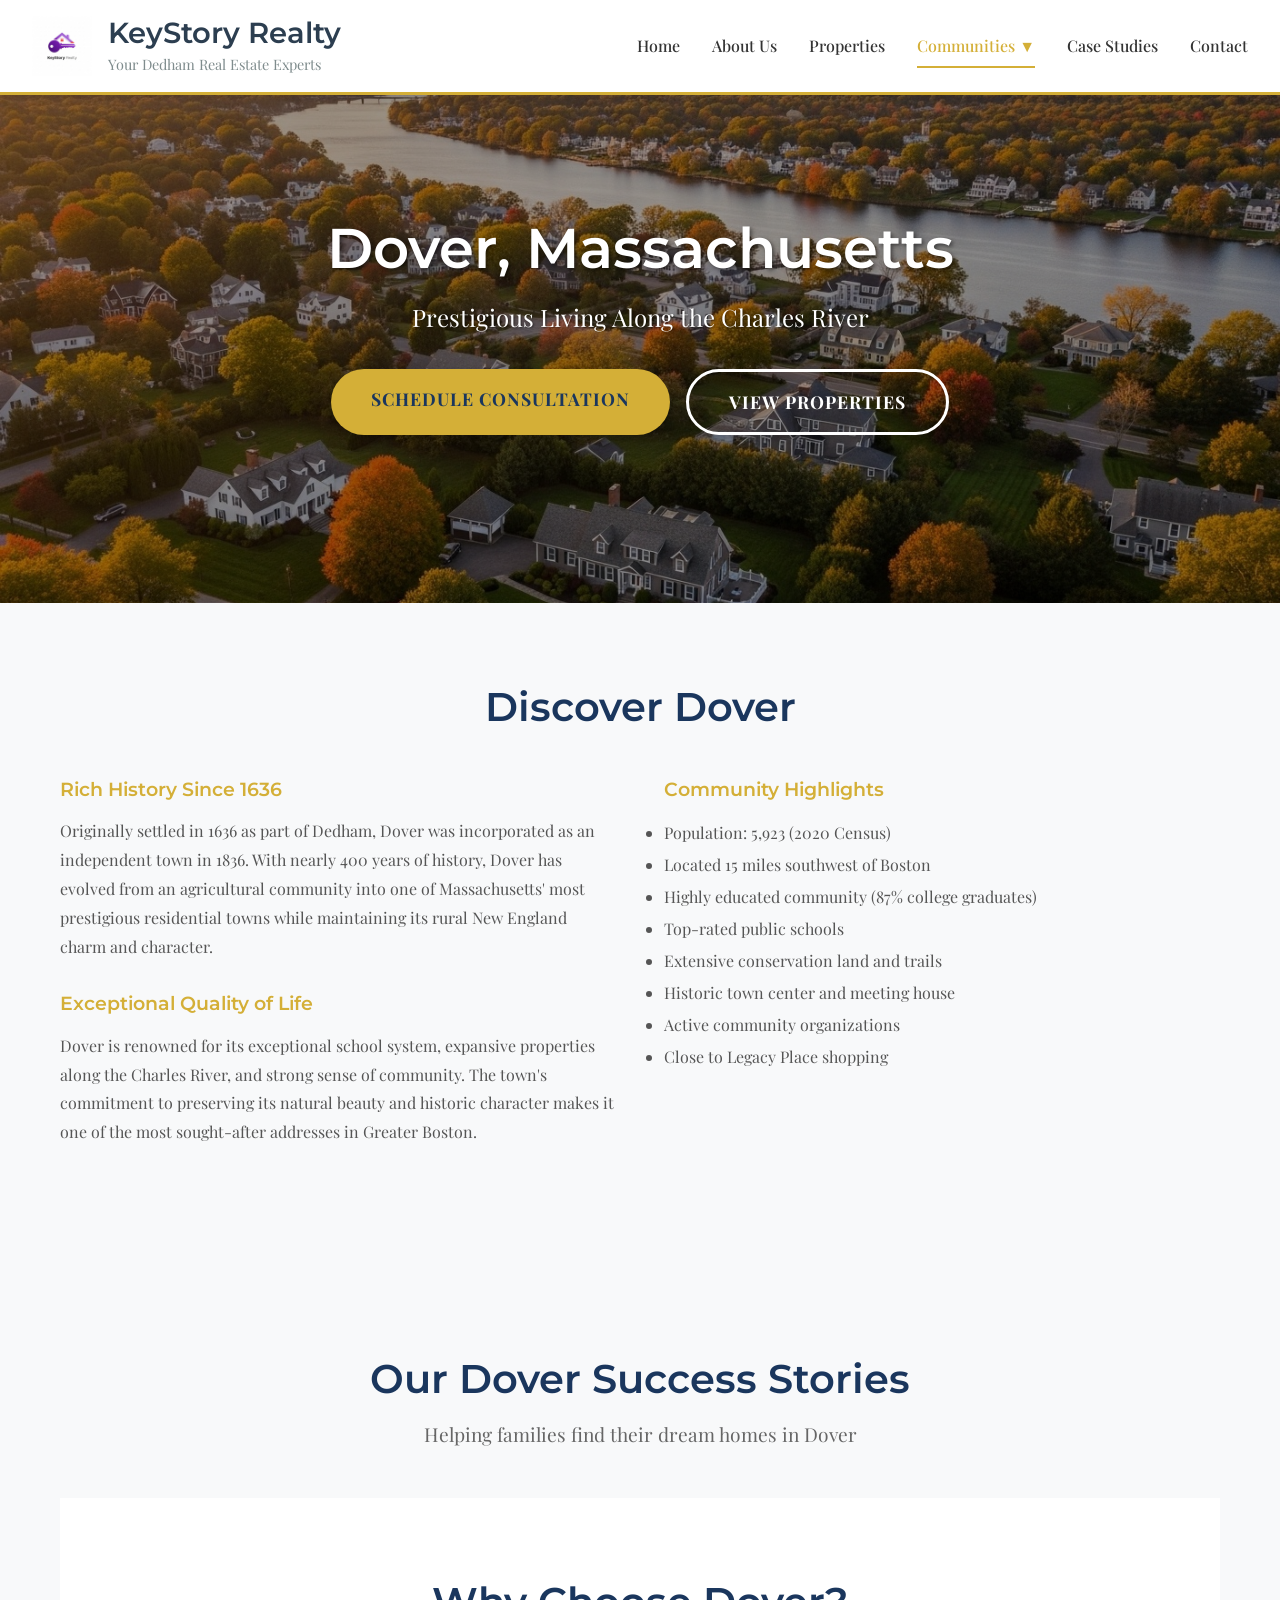
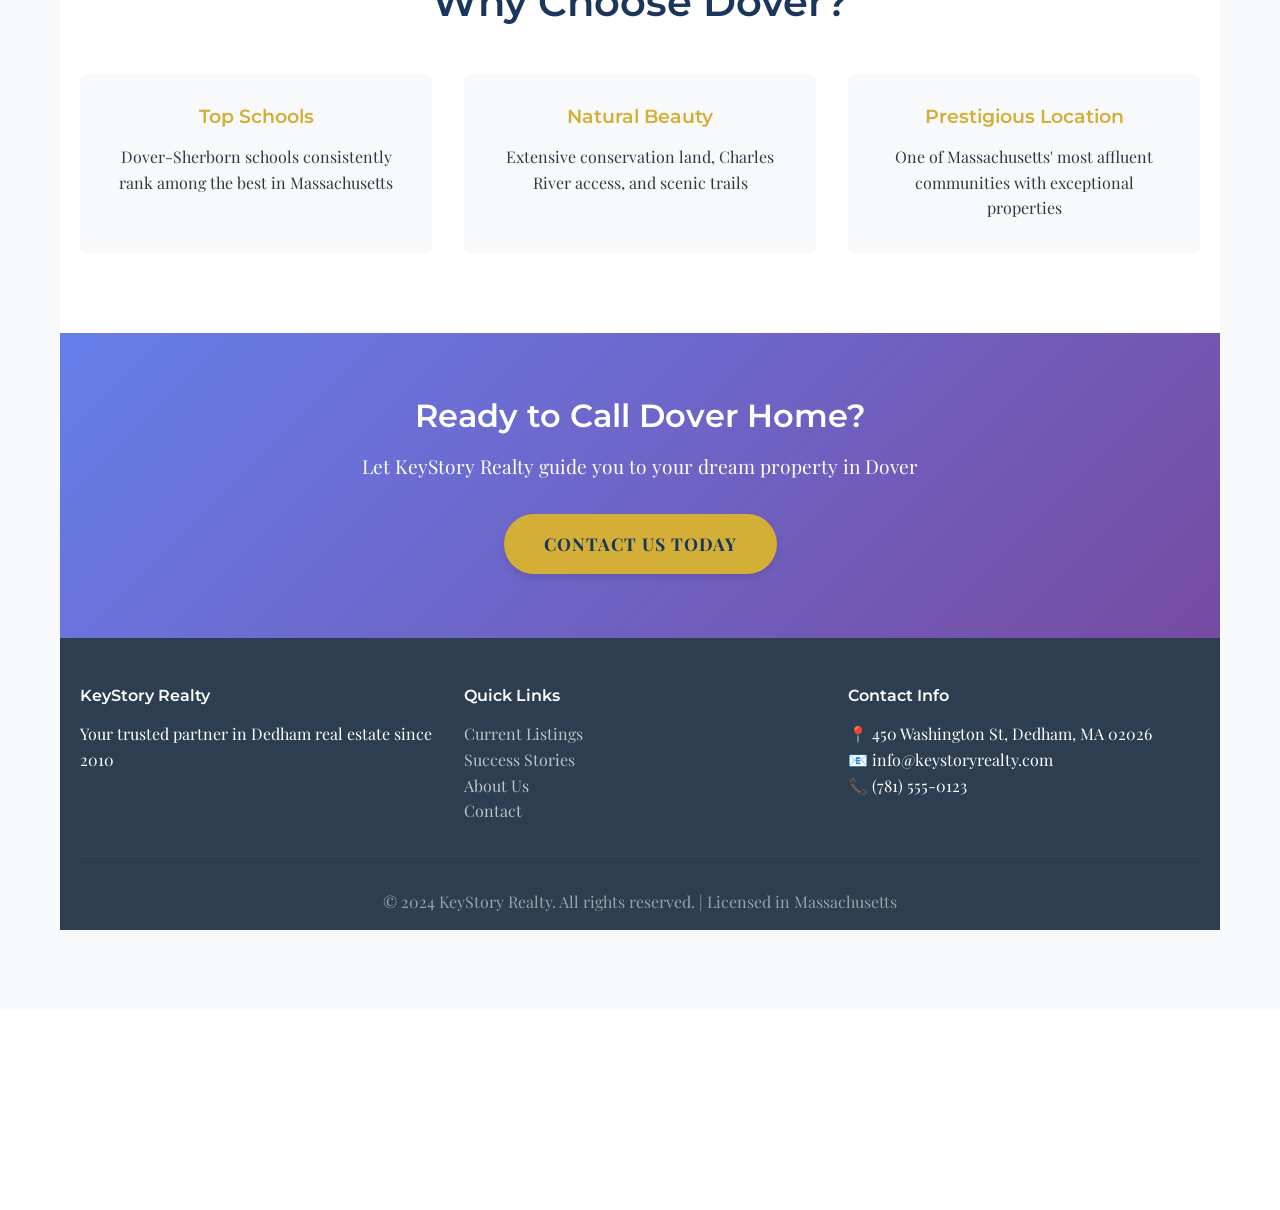
<file: dover.html>
<!DOCTYPE html>
<html lang="en">
<head>
    <meta charset="UTF-8">
    <meta name="viewport" content="width=device-width, initial-scale=1.0">
    <title>Dover, MA Real Estate - KeyStory Realty</title>
    <link rel="stylesheet" href="styles.css">
    <link href="https://fonts.googleapis.com/css2?family=Playfair+Display:wght@400;700&family=Montserrat:wght@400;600;700&display=swap" rel="stylesheet">
</head>
<body>
    <!-- Navigation -->
    <nav class="navbar">
        <div class="nav-container">
            <div class="logo">
                <img src="assets/images/logo-main.png" alt="KeyStory Realty Logo" style="height: 60px; width: auto;">
                <div>
                    <h2>KeyStory Realty</h2>
                    <span class="tagline">Your Dedham Real Estate Experts</span>
                </div>
            </div>
            <ul class="nav-menu">
                <li><a href="index.html">Home</a></li>
                <li><a href="about.html">About Us</a></li>
                <li><a href="properties.html">Properties</a></li>
                <li class="dropdown">
                    <a href="#" class="active">Communities ▼</a>
                    <ul class="dropdown-menu">
                        <li><a href="dover.html" class="active">Dover</a></li>
                        <li><a href="wellesley.html">Wellesley</a></li>
                        <li><a href="needham.html">Needham</a></li>
                        <li><a href="walpole.html">Walpole</a></li>
                    </ul>
                </li>
                <li><a href="case-studies.html">Case Studies</a></li>
                <li><a href="contact.html">Contact</a></li>
            </ul>
        </div>
    </nav>

    <!-- Hero Section -->
    <section class="town-hero" style="background-image: linear-gradient(rgba(0, 0, 0, 0.4), rgba(0, 0, 0, 0.4)), url('assets/images/dover-hero-actual.jpg'); background-size: cover; background-position: center; padding: 120px 0; color: white; text-align: center;">
        <div class="container">
            <h1 style="font-size: 3.5rem; margin-bottom: 1rem; text-shadow: 2px 2px 4px rgba(0,0,0,0.5);">Dover, Massachusetts</h1>
            <p style="font-size: 1.5rem; margin-bottom: 2rem; text-shadow: 1px 1px 2px rgba(0,0,0,0.5);">Prestigious Living Along the Charles River</p>
            <div class="hero-buttons">
                <a href="contact.html" class="btn btn-primary">Schedule Consultation</a>
                <a href="properties.html" class="btn btn-secondary">View Properties</a>
            </div>
        </div>
    </section>

    <!-- Town Background Section -->
    <section style="padding: 80px 0; background: #f8f9fa;">
        <div class="container">
            <h2 style="text-align: center; margin-bottom: 3rem; font-size: 2.5rem; color: var(--primary-navy);">Discover Dover</h2>

            <div style="display: grid; grid-template-columns: 1fr 1fr; gap: 3rem; margin-bottom: 3rem;">
                <div>
                    <h3 style="color: var(--secondary-gold); margin-bottom: 1rem;">Rich History Since 1636</h3>
                    <p style="line-height: 1.8; color: #555;">Originally settled in 1636 as part of Dedham, Dover was incorporated as an independent town in 1836. With nearly 400 years of history, Dover has evolved from an agricultural community into one of Massachusetts' most prestigious residential towns while maintaining its rural New England charm and character.</p>

                    <h3 style="color: var(--secondary-gold); margin-top: 2rem; margin-bottom: 1rem;">Exceptional Quality of Life</h3>
                    <p style="line-height: 1.8; color: #555;">Dover is renowned for its exceptional school system, expansive properties along the Charles River, and strong sense of community. The town's commitment to preserving its natural beauty and historic character makes it one of the most sought-after addresses in Greater Boston.</p>
                </div>

                <div>
                    <h3 style="color: var(--secondary-gold); margin-bottom: 1rem;">Community Highlights</h3>
                    <ul style="line-height: 2; color: #555;">
                        <li>Population: 5,923 (2020 Census)</li>
                        <li>Located 15 miles southwest of Boston</li>
                        <li>Highly educated community (87% college graduates)</li>
                        <li>Top-rated public schools</li>
                        <li>Extensive conservation land and trails</li>
                        <li>Historic town center and meeting house</li>
                        <li>Active community organizations</li>
                        <li>Close to Legacy Place shopping</li>
                    </ul>
                </div>
            </div>
        </div>
    </section>

    <!-- Our Success Stories Section -->
    <section style="padding: 80px 0; background: #f8f9fa;">
        <div class="container">
            <h2 style="text-align: center; margin-bottom: 1rem; font-size: 2.5rem; color: var(--primary-navy);">Our Dover Success Stories</h2>
            <p style="text-align: center; margin-bottom: 3rem; font-size: 1.2rem; color: #666;">Helping families find their dream homes in Dover</p>

            <div class="widget-container" style="max-width: 1200px; margin: 0 auto;">
<div id="TestimonialTree_Widget_132"></div>
<script async defer
  src="https://api.keystory.ai/api/v1/widgets/widget.js"
  data-widget="qa-grid-branding">
</script>
<noscript><a href="https://api.keystory.ai/embed/qa-grid-branding">View case studies</a></noscript>
</div>

    <!-- Why Choose Dover Section -->
    <section style="padding: 80px 0; background: white;">
        <div class="container">
            <h2 style="text-align: center; margin-bottom: 3rem; font-size: 2.5rem; color: var(--primary-navy);">Why Choose Dover?</h2>

            <div style="display: grid; grid-template-columns: repeat(auto-fit, minmax(300px, 1fr)); gap: 2rem;">
                <div style="text-align: center; padding: 2rem; background: #f8f9fa; border-radius: 8px;">
                    <h3 style="color: var(--secondary-gold); margin-bottom: 1rem;">Top Schools</h3>
                    <p>Dover-Sherborn schools consistently rank among the best in Massachusetts</p>
                </div>

                <div style="text-align: center; padding: 2rem; background: #f8f9fa; border-radius: 8px;">
                    <h3 style="color: var(--secondary-gold); margin-bottom: 1rem;">Natural Beauty</h3>
                    <p>Extensive conservation land, Charles River access, and scenic trails</p>
                </div>

                <div style="text-align: center; padding: 2rem; background: #f8f9fa; border-radius: 8px;">
                    <h3 style="color: var(--secondary-gold); margin-bottom: 1rem;">Prestigious Location</h3>
                    <p>One of Massachusetts' most affluent communities with exceptional properties</p>
                </div>
            </div>
        </div>
    </section>

    <!-- CTA Section -->
    <section class="cta">
        <div class="container">
            <h2>Ready to Call Dover Home?</h2>
            <p>Let KeyStory Realty guide you to your dream property in Dover</p>
            <a href="contact.html" class="btn btn-primary">Contact Us Today</a>
        </div>
    </section>

    <!-- Footer -->
    <footer>
        <div class="container">
            <div class="footer-content">
                <div class="footer-section">
                    <h4>KeyStory Realty</h4>
                    <p>Your trusted partner in Dedham real estate since 2010</p>
                </div>
                <div class="footer-section">
                    <h4>Quick Links</h4>
                    <ul>
                        <li><a href="properties.html">Current Listings</a></li>
                        <li><a href="case-studies.html">Success Stories</a></li>
                        <li><a href="about.html">About Us</a></li>
                        <li><a href="contact.html">Contact</a></li>
                    </ul>
                </div>
                <div class="footer-section">
                    <h4>Contact Info</h4>
                    <p>📍 450 Washington St, Dedham, MA 02026</p>
                    <p>📧 info@keystoryrealty.com</p>
                    <p>📞 (781) 555-0123</p>
                </div>
            </div>
            <div class="footer-bottom">
                <p>&copy; 2024 KeyStory Realty. All rights reserved. | Licensed in Massachusetts</p>
            </div>
        </div>
    </footer>

<!-- Fixed Bottom Market Ticker
    <div class="market-ticker-bar">
        <div class="ticker-header">
            Dover, MA Market Statistics
            <span class="powered-by">(Powered by <a href="https://keystory.ai" target="_blank">KeyStory</a>)</span>
        </div>
<script async defer
  src="https://stage-api.keystory.ai/api/v1/widgets/widget.js"
  data-widget="qa-billboard-layout-widget">
</script>
<noscript><a href="https://stage-api.keystory.ai/embed/qa-billboard-layout-widget">View case studies</a></noscript>
    </div> -->


    <script src="script.js"></script>
</body>
</html>
</file>
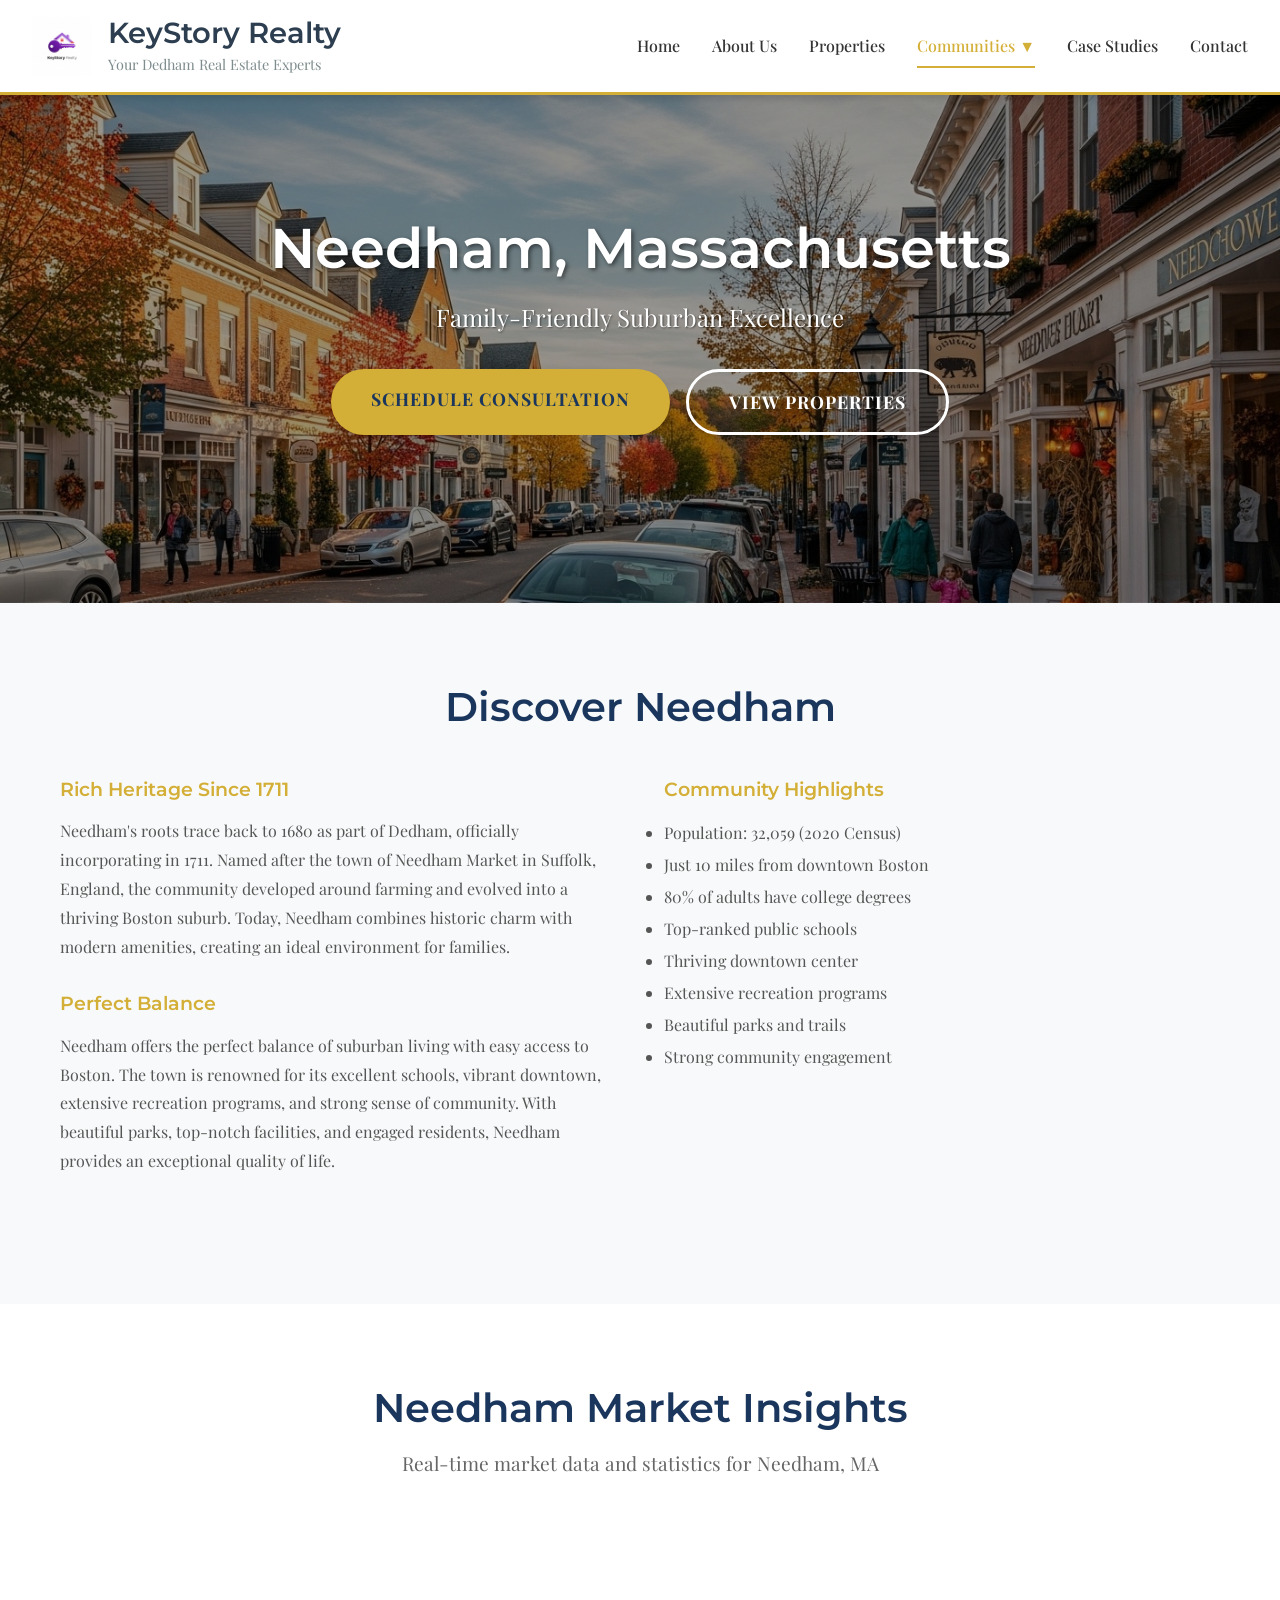
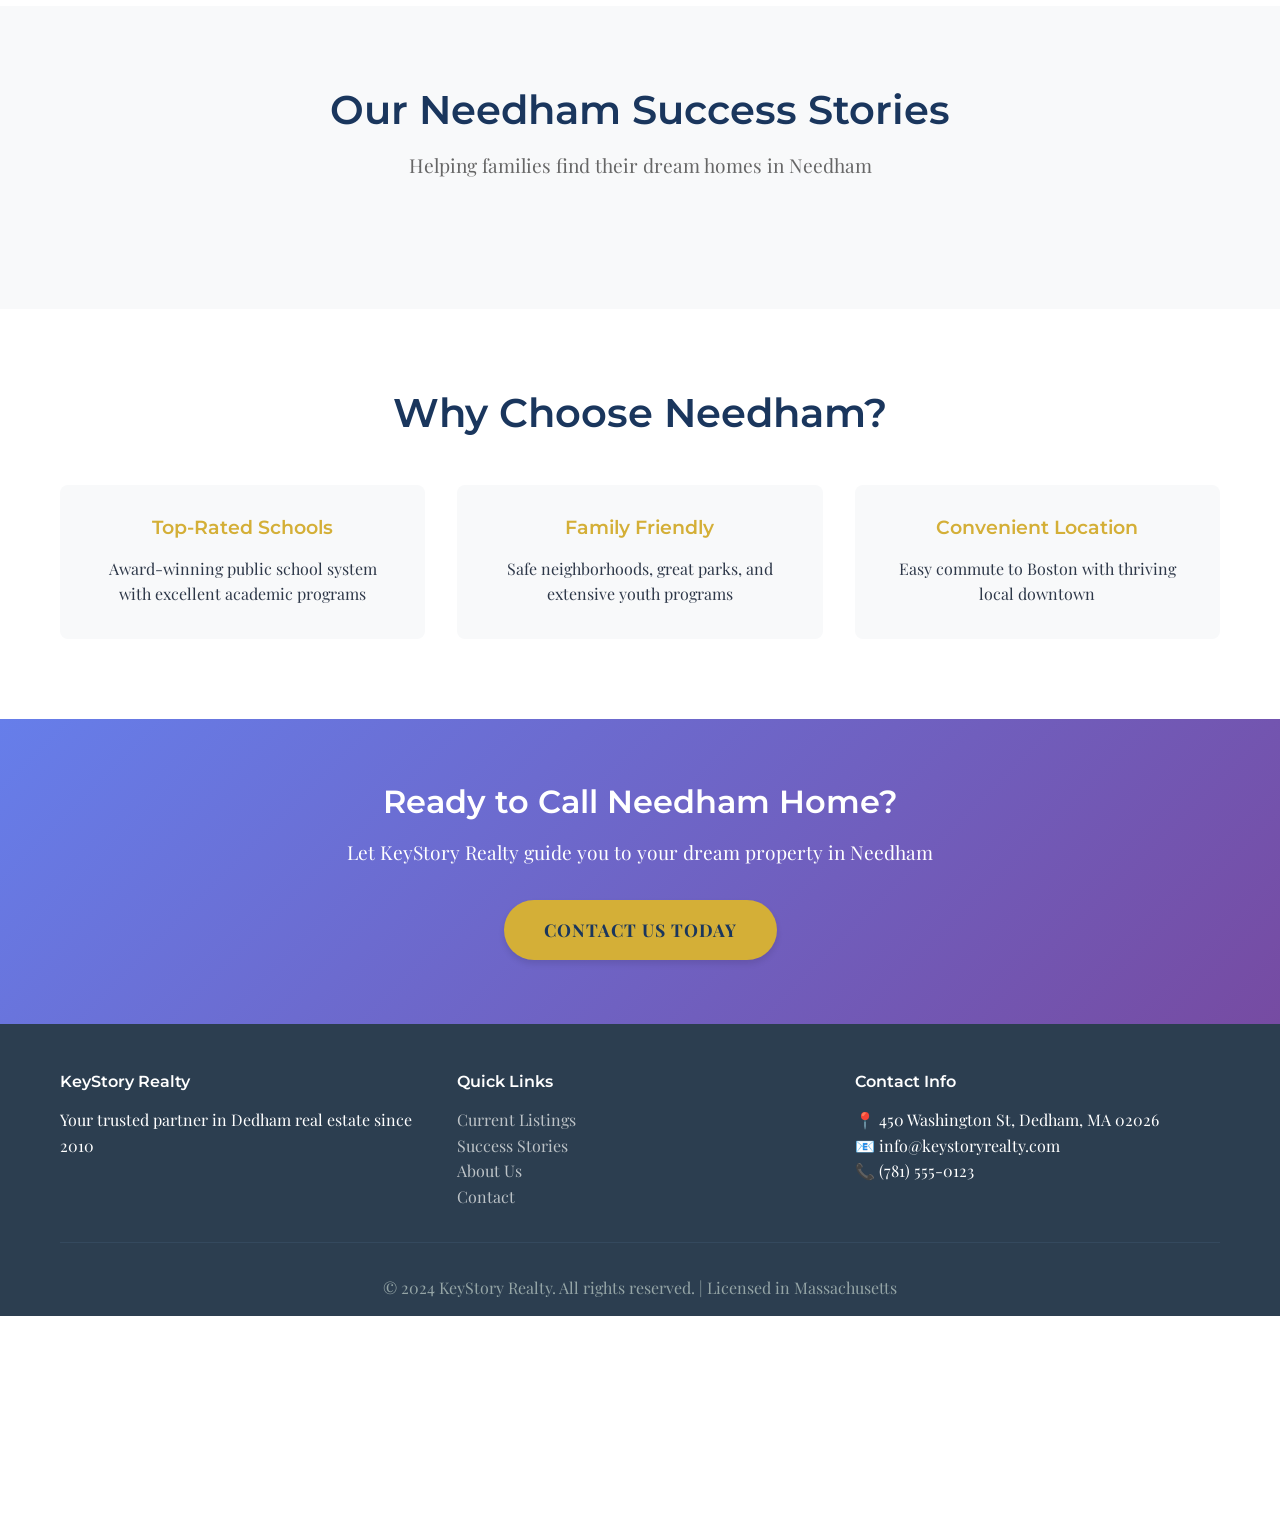
<file: needham.html>
<!DOCTYPE html>
<html lang="en">
<head>
    <meta charset="UTF-8">
    <meta name="viewport" content="width=device-width, initial-scale=1.0">
    <title>Needham, MA Real Estate - KeyStory Realty</title>
    <link rel="stylesheet" href="styles.css">
    <link href="https://fonts.googleapis.com/css2?family=Playfair+Display:wght@400;700&family=Montserrat:wght@400;600;700&display=swap" rel="stylesheet">
</head>
<body>
    <!-- Navigation -->
    <nav class="navbar">
        <div class="nav-container">
            <div class="logo">
                <img src="assets/images/logo-main.png" alt="KeyStory Realty Logo" style="height: 60px; width: auto;">
                <div>
                    <h2>KeyStory Realty</h2>
                    <span class="tagline">Your Dedham Real Estate Experts</span>
                </div>
            </div>
            <ul class="nav-menu">
                <li><a href="index.html">Home</a></li>
                <li><a href="about.html">About Us</a></li>
                <li><a href="properties.html">Properties</a></li>
                <li class="dropdown">
                    <a href="#" class="active">Communities ▼</a>
                    <ul class="dropdown-menu">
                        <li><a href="dover.html">Dover</a></li>
                        <li><a href="wellesley.html">Wellesley</a></li>
                        <li><a href="needham.html" class="active">Needham</a></li>
                        <li><a href="walpole.html">Walpole</a></li>
                    </ul>
                </li>
                <li><a href="case-studies.html">Case Studies</a></li>
                <li><a href="contact.html">Contact</a></li>
            </ul>
        </div>
    </nav>

    <!-- Hero Section -->
    <section class="town-hero" style="background-image: linear-gradient(rgba(0, 0, 0, 0.4), rgba(0, 0, 0, 0.4)), url('assets/images/needham-hero-actual.jpg'); background-size: cover; background-position: center; padding: 120px 0; color: white; text-align: center;">
        <div class="container">
            <h1 style="font-size: 3.5rem; margin-bottom: 1rem; text-shadow: 2px 2px 4px rgba(0,0,0,0.5);">Needham, Massachusetts</h1>
            <p style="font-size: 1.5rem; margin-bottom: 2rem; text-shadow: 1px 1px 2px rgba(0,0,0,0.5);">Family-Friendly Suburban Excellence</p>
            <div class="hero-buttons">
                <a href="contact.html" class="btn btn-primary">Schedule Consultation</a>
                <a href="properties.html" class="btn btn-secondary">View Properties</a>
            </div>
        </div>
    </section>

    <!-- Town Background Section -->
    <section style="padding: 80px 0; background: #f8f9fa;">
        <div class="container">
            <h2 style="text-align: center; margin-bottom: 3rem; font-size: 2.5rem; color: var(--primary-navy);">Discover Needham</h2>

            <div style="display: grid; grid-template-columns: 1fr 1fr; gap: 3rem; margin-bottom: 3rem;">
                <div>
                    <h3 style="color: var(--secondary-gold); margin-bottom: 1rem;">Rich Heritage Since 1711</h3>
                    <p style="line-height: 1.8; color: #555;">Needham's roots trace back to 1680 as part of Dedham, officially incorporating in 1711. Named after the town of Needham Market in Suffolk, England, the community developed around farming and evolved into a thriving Boston suburb. Today, Needham combines historic charm with modern amenities, creating an ideal environment for families.</p>

                    <h3 style="color: var(--secondary-gold); margin-top: 2rem; margin-bottom: 1rem;">Perfect Balance</h3>
                    <p style="line-height: 1.8; color: #555;">Needham offers the perfect balance of suburban living with easy access to Boston. The town is renowned for its excellent schools, vibrant downtown, extensive recreation programs, and strong sense of community. With beautiful parks, top-notch facilities, and engaged residents, Needham provides an exceptional quality of life.</p>
                </div>

                <div>
                    <h3 style="color: var(--secondary-gold); margin-bottom: 1rem;">Community Highlights</h3>
                    <ul style="line-height: 2; color: #555;">
                        <li>Population: 32,059 (2020 Census)</li>
                        <li>Just 10 miles from downtown Boston</li>
                        <li>80% of adults have college degrees</li>
                        <li>Top-ranked public schools</li>
                        <li>Thriving downtown center</li>
                        <li>Extensive recreation programs</li>
                        <li>Beautiful parks and trails</li>
                        <li>Strong community engagement</li>
                    </ul>
                </div>
            </div>
        </div>
    </section>

    <!-- Market Stats Widget Section -->
    <section style="padding: 80px 0; background: white;">
        <div class="container">
            <h2 style="text-align: center; margin-bottom: 1rem; font-size: 2.5rem; color: var(--primary-navy);">Needham Market Insights</h2>
            <p style="text-align: center; margin-bottom: 3rem; font-size: 1.2rem; color: #666;">Real-time market data and statistics for Needham, MA</p>

            <div class="widget-container" style="max-width: 1200px; margin: 0 auto;">
                <script async defer
                  src="https://apistage.keystory.ai/api/v1/widgets/widget.js"
                  data-widget="jp2">
                </script>
                <noscript><a href="https://apistage.keystory.ai/embed/jp2">View market data</a></noscript>
            </div>
        </div>
    </section>

    <!-- Our Success Stories Section -->
    <section style="padding: 80px 0; background: #f8f9fa;">
        <div class="container">
            <h2 style="text-align: center; margin-bottom: 1rem; font-size: 2.5rem; color: var(--primary-navy);">Our Needham Success Stories</h2>
            <p style="text-align: center; margin-bottom: 3rem; font-size: 1.2rem; color: #666;">Helping families find their dream homes in Needham</p>

            <div class="widget-container" style="max-width: 1200px; margin: 0 auto;">
<script async defer
  src="https://stage-api.keystory.ai/api/v1/widgets/widget.js"
  data-widget="qa-carousel-layout-demo">
</script>
<noscript><a href="https://stage-api.keystory.ai/embed/qa-carousel-layout-demo">View case studies</a></noscript>

            </div>
        </div>
    </section>

    <!-- Why Choose Needham Section -->
    <section style="padding: 80px 0; background: white;">
        <div class="container">
            <h2 style="text-align: center; margin-bottom: 3rem; font-size: 2.5rem; color: var(--primary-navy);">Why Choose Needham?</h2>

            <div style="display: grid; grid-template-columns: repeat(auto-fit, minmax(300px, 1fr)); gap: 2rem;">
                <div style="text-align: center; padding: 2rem; background: #f8f9fa; border-radius: 8px;">
                    <h3 style="color: var(--secondary-gold); margin-bottom: 1rem;">Top-Rated Schools</h3>
                    <p>Award-winning public school system with excellent academic programs</p>
                </div>

                <div style="text-align: center; padding: 2rem; background: #f8f9fa; border-radius: 8px;">
                    <h3 style="color: var(--secondary-gold); margin-bottom: 1rem;">Family Friendly</h3>
                    <p>Safe neighborhoods, great parks, and extensive youth programs</p>
                </div>

                <div style="text-align: center; padding: 2rem; background: #f8f9fa; border-radius: 8px;">
                    <h3 style="color: var(--secondary-gold); margin-bottom: 1rem;">Convenient Location</h3>
                    <p>Easy commute to Boston with thriving local downtown</p>
                </div>
            </div>
        </div>
    </section>

    <!-- CTA Section -->
    <section class="cta">
        <div class="container">
            <h2>Ready to Call Needham Home?</h2>
            <p>Let KeyStory Realty guide you to your dream property in Needham</p>
            <a href="contact.html" class="btn btn-primary">Contact Us Today</a>
        </div>
    </section>

    <!-- Footer -->
    <footer>
        <div class="container">
            <div class="footer-content">
                <div class="footer-section">
                    <h4>KeyStory Realty</h4>
                    <p>Your trusted partner in Dedham real estate since 2010</p>
                </div>
                <div class="footer-section">
                    <h4>Quick Links</h4>
                    <ul>
                        <li><a href="properties.html">Current Listings</a></li>
                        <li><a href="case-studies.html">Success Stories</a></li>
                        <li><a href="about.html">About Us</a></li>
                        <li><a href="contact.html">Contact</a></li>
                    </ul>
                </div>
                <div class="footer-section">
                    <h4>Contact Info</h4>
                    <p>📍 450 Washington St, Dedham, MA 02026</p>
                    <p>📧 info@keystoryrealty.com</p>
                    <p>📞 (781) 555-0123</p>
                </div>
            </div>
            <div class="footer-bottom">
                <p>&copy; 2024 KeyStory Realty. All rights reserved. | Licensed in Massachusetts</p>
            </div>
        </div>
    </footer>
    <script src="script.js"></script>
</body>
</html>
</file>
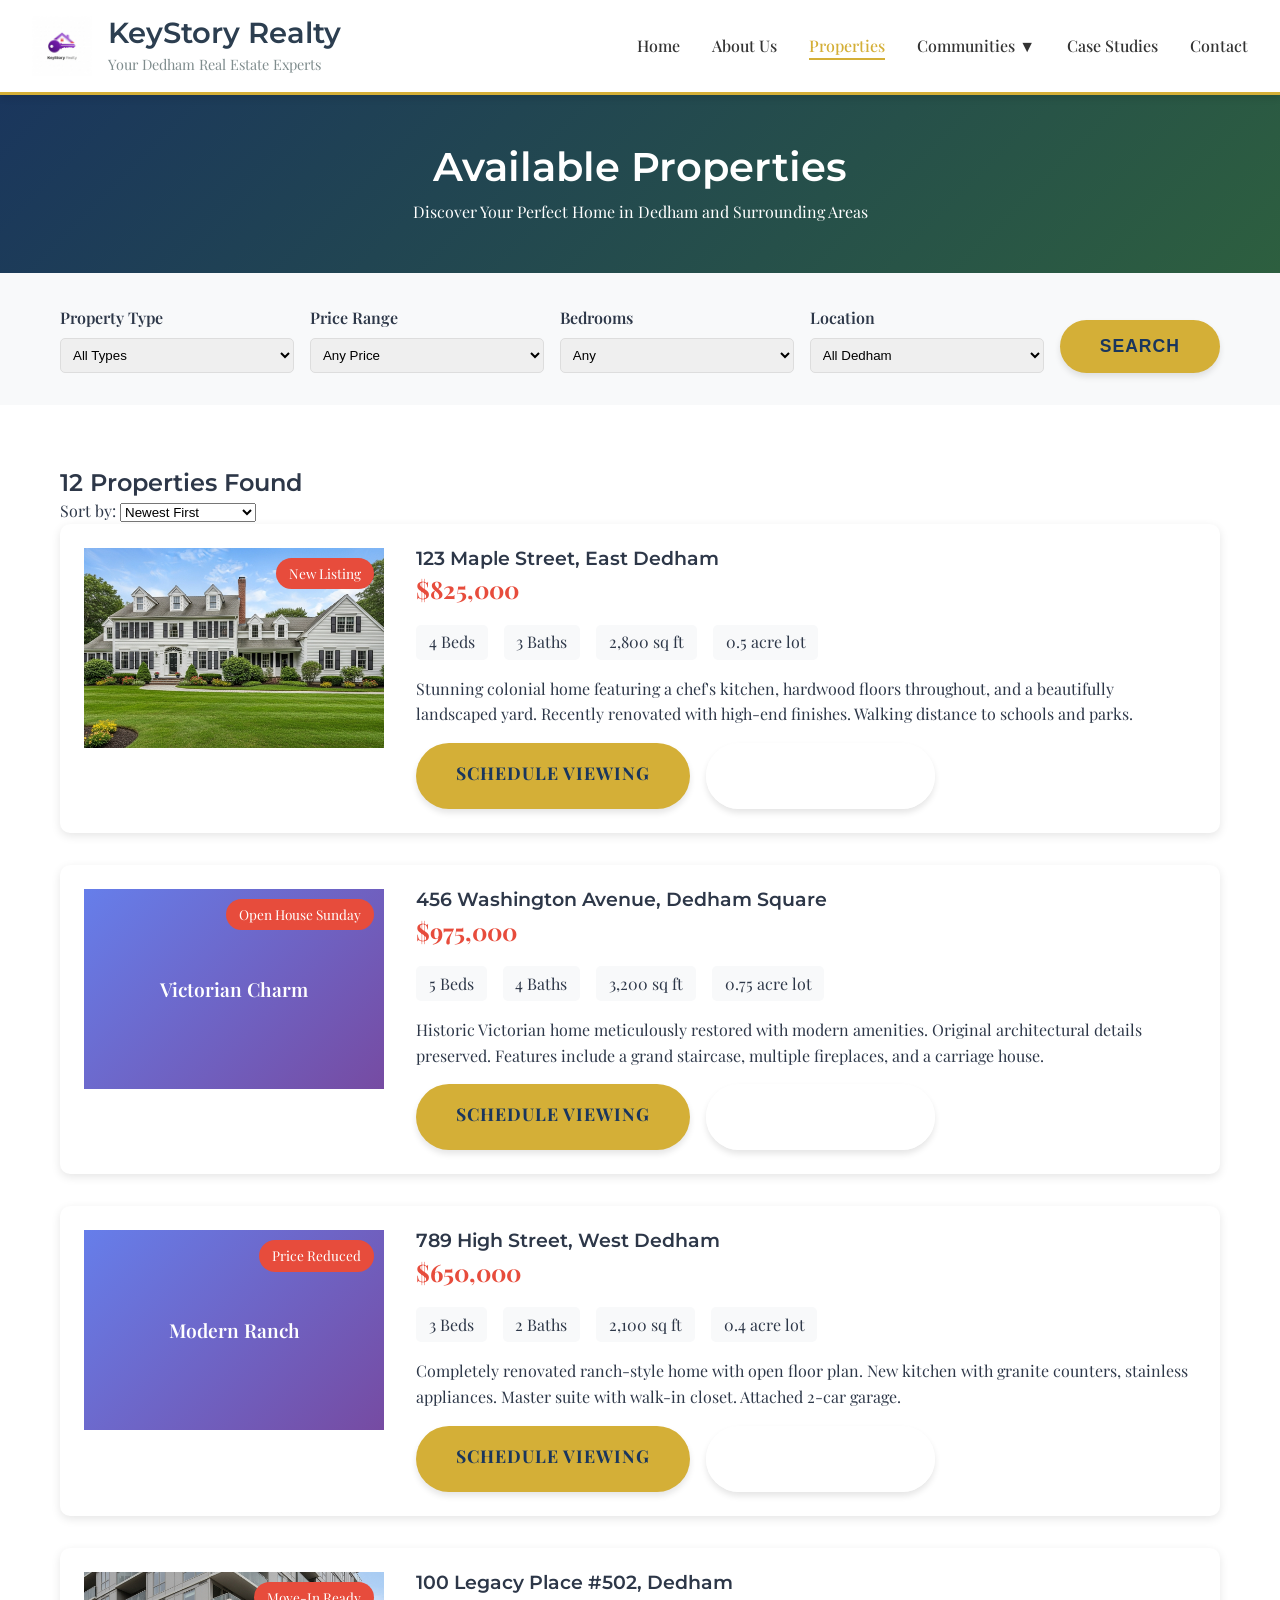
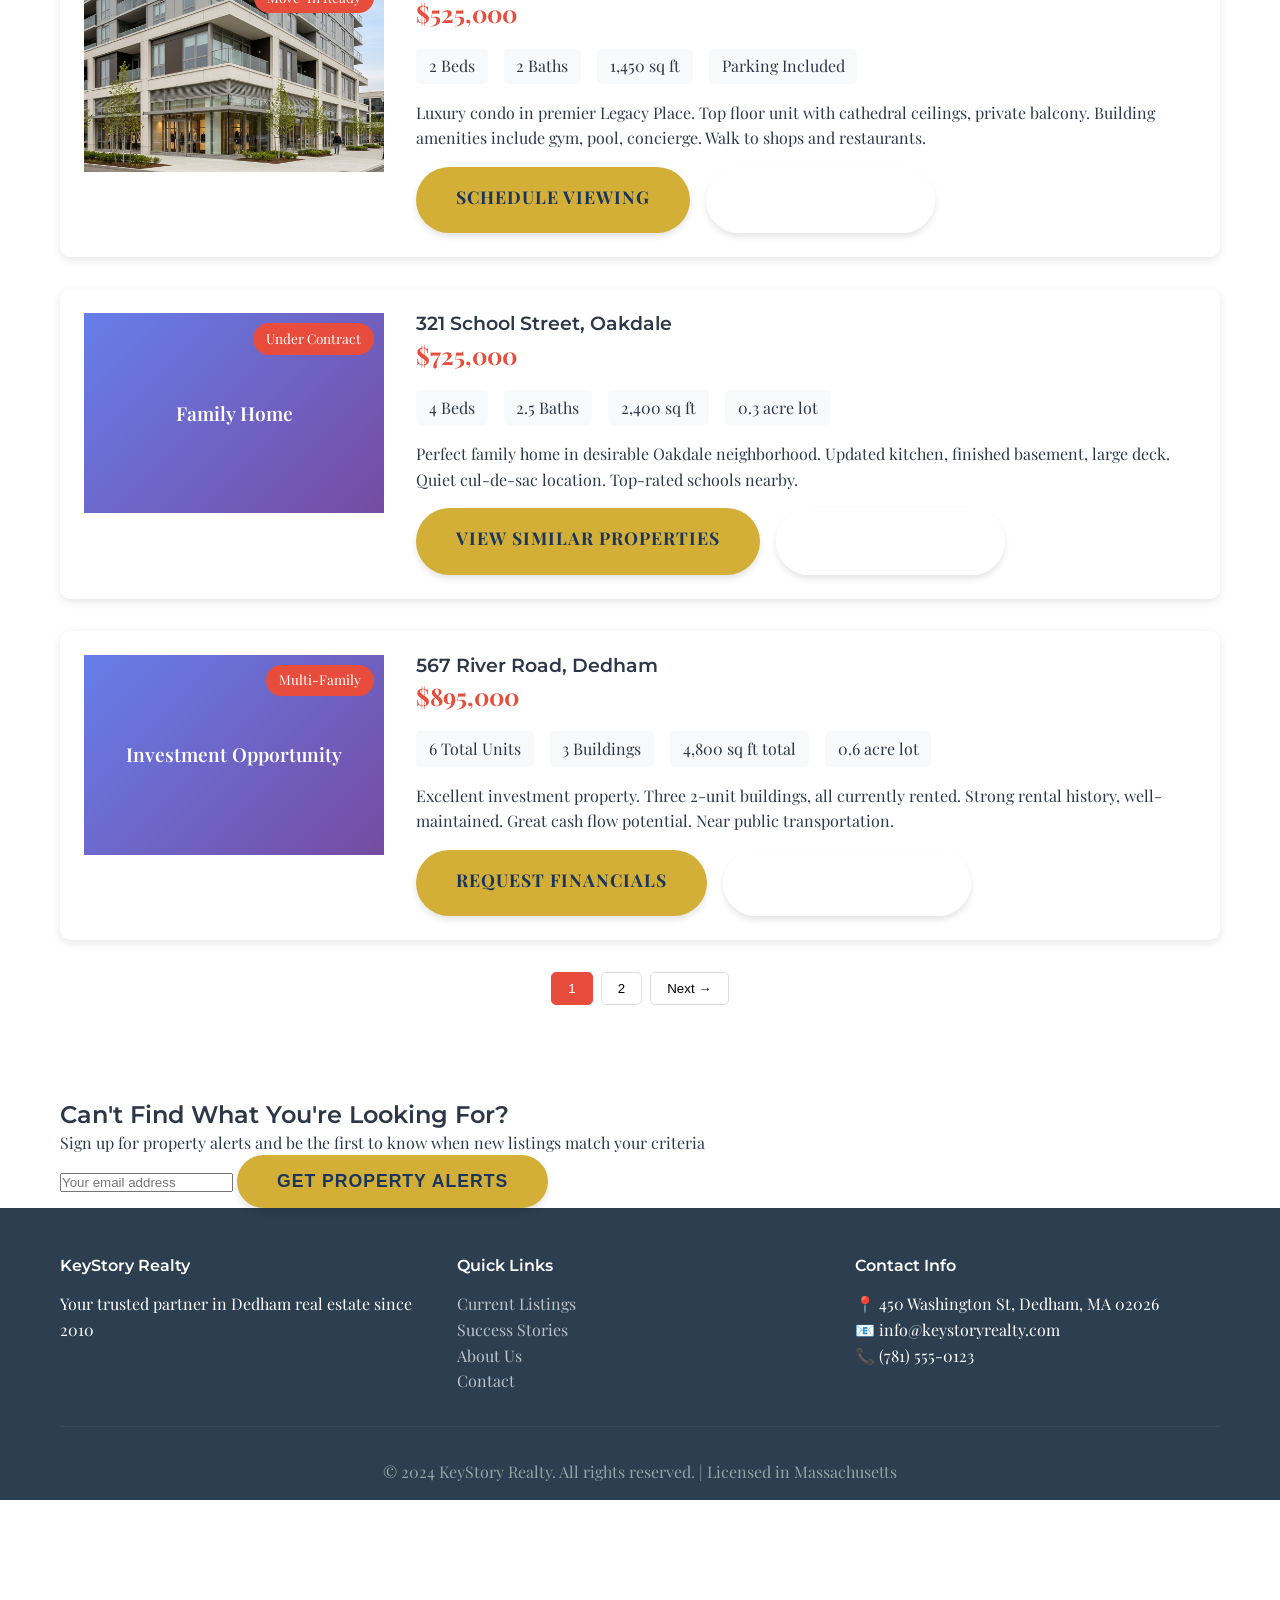
<file: properties.html>
<!DOCTYPE html>
<html lang="en">
<head>
    <meta charset="UTF-8">
    <meta name="viewport" content="width=device-width, initial-scale=1.0">
    <title>Properties - KeyStory Realty</title>
    <link rel="stylesheet" href="styles.css">
    <link href="https://fonts.googleapis.com/css2?family=Playfair+Display:wght@400;700&family=Montserrat:wght@400;600;700&display=swap" rel="stylesheet">
</head>
<body>
    <!-- Navigation -->
    <nav class="navbar">
        <div class="nav-container">
            <div class="logo">
                <img src="assets/images/logo-main.png" alt="KeyStory Realty Logo" style="height: 60px; width: auto;">
                <div>
                    <h2>KeyStory Realty</h2>
                    <span class="tagline">Your Dedham Real Estate Experts</span>
                </div>
            </div>
            <ul class="nav-menu">
                <li><a href="index.html">Home</a></li>
                <li><a href="about.html">About Us</a></li>
                <li><a href="properties.html" class="active">Properties</a></li>
                <li class="dropdown">
                    <a href="#">Communities ▼</a>
                    <ul class="dropdown-menu">
                        <li><a href="dover.html">Dover</a></li>
                        <li><a href="wellesley.html">Wellesley</a></li>
                        <li><a href="needham.html">Needham</a></li>
                        <li><a href="walpole.html">Walpole</a></li>
                    </ul>
                </li>
                <li><a href="case-studies.html">Case Studies</a></li>
                <li><a href="contact.html">Contact</a></li>
            </ul>
        </div>
    </nav>

    <!-- Page Header -->
    <section class="page-header">
        <h1>Available Properties</h1>
        <p>Discover Your Perfect Home in Dedham and Surrounding Areas</p>
    </section>

    <!-- Property Filters -->
    <section class="filters">
        <div class="container">
            <div class="filter-bar">
                <div class="filter-group">
                    <label>Property Type</label>
                    <select>
                        <option>All Types</option>
                        <option>Single Family</option>
                        <option>Condo</option>
                        <option>Multi-Family</option>
                        <option>Townhouse</option>
                    </select>
                </div>
                <div class="filter-group">
                    <label>Price Range</label>
                    <select>
                        <option>Any Price</option>
                        <option>$300K - $500K</option>
                        <option>$500K - $750K</option>
                        <option>$750K - $1M</option>
                        <option>$1M+</option>
                    </select>
                </div>
                <div class="filter-group">
                    <label>Bedrooms</label>
                    <select>
                        <option>Any</option>
                        <option>2+</option>
                        <option>3+</option>
                        <option>4+</option>
                        <option>5+</option>
                    </select>
                </div>
                <div class="filter-group">
                    <label>Location</label>
                    <select>
                        <option>All Dedham</option>
                        <option>East Dedham</option>
                        <option>West Dedham</option>
                        <option>Dedham Square</option>
                        <option>Oakdale</option>
                    </select>
                </div>
                <button class="btn btn-primary">Search</button>
            </div>
        </div>
    </section>

    <!-- Property Listings -->
    <section class="listings">
        <div class="container">
            <div class="listings-header">
                <h2>12 Properties Found</h2>
                <div class="sort-options">
                    <label>Sort by:</label>
                    <select>
                        <option>Newest First</option>
                        <option>Price (Low to High)</option>
                        <option>Price (High to Low)</option>
                        <option>Square Footage</option>
                    </select>
                </div>
            </div>

            <div class="property-list">
                <!-- Property 1 -->
                <div class="property-listing">
                    <div class="property-image-large">
                        <img src="assets/images/colonial-home-photo.png" alt="Colonial Estate" style="width: 100%; height: 100%; object-fit: cover;">
                        <span class="property-badge">New Listing</span>
                    </div>
                    <div class="property-info">
                        <h3>123 Maple Street, East Dedham</h3>
                        <p class="price">$825,000</p>
                        <div class="property-features">
                            <span>4 Beds</span>
                            <span>3 Baths</span>
                            <span>2,800 sq ft</span>
                            <span>0.5 acre lot</span>
                        </div>
                        <p class="description">Stunning colonial home featuring a chef's kitchen, hardwood floors throughout, and a beautifully landscaped yard. Recently renovated with high-end finishes. Walking distance to schools and parks.</p>
                        <div class="listing-actions">
                            <a href="#" class="btn btn-primary">Schedule Viewing</a>
                            <a href="#" class="btn btn-secondary">Virtual Tour</a>
                        </div>
                    </div>
                </div>

                <!-- Property 2 -->
                <div class="property-listing">
                    <div class="property-image-large">
                        <div class="image-placeholder">Victorian Charm</div>
                        <span class="property-badge">Open House Sunday</span>
                    </div>
                    <div class="property-info">
                        <h3>456 Washington Avenue, Dedham Square</h3>
                        <p class="price">$975,000</p>
                        <div class="property-features">
                            <span>5 Beds</span>
                            <span>4 Baths</span>
                            <span>3,200 sq ft</span>
                            <span>0.75 acre lot</span>
                        </div>
                        <p class="description">Historic Victorian home meticulously restored with modern amenities. Original architectural details preserved. Features include a grand staircase, multiple fireplaces, and a carriage house.</p>
                        <div class="listing-actions">
                            <a href="#" class="btn btn-primary">Schedule Viewing</a>
                            <a href="#" class="btn btn-secondary">Virtual Tour</a>
                        </div>
                    </div>
                </div>

                <!-- Property 3 -->
                <div class="property-listing">
                    <div class="property-image-large">
                        <div class="image-placeholder">Modern Ranch</div>
                        <span class="property-badge">Price Reduced</span>
                    </div>
                    <div class="property-info">
                        <h3>789 High Street, West Dedham</h3>
                        <p class="price">$650,000</p>
                        <div class="property-features">
                            <span>3 Beds</span>
                            <span>2 Baths</span>
                            <span>2,100 sq ft</span>
                            <span>0.4 acre lot</span>
                        </div>
                        <p class="description">Completely renovated ranch-style home with open floor plan. New kitchen with granite counters, stainless appliances. Master suite with walk-in closet. Attached 2-car garage.</p>
                        <div class="listing-actions">
                            <a href="#" class="btn btn-primary">Schedule Viewing</a>
                            <a href="#" class="btn btn-secondary">Virtual Tour</a>
                        </div>
                    </div>
                </div>

                <!-- Property 4 -->
                <div class="property-listing">
                    <div class="property-image-large">
                        <img src="assets/images/luxury-condo-photo.png" alt="Luxury Condo" style="width: 100%; height: 100%; object-fit: cover;">
                        <span class="property-badge">Move-In Ready</span>
                    </div>
                    <div class="property-info">
                        <h3>100 Legacy Place #502, Dedham</h3>
                        <p class="price">$525,000</p>
                        <div class="property-features">
                            <span>2 Beds</span>
                            <span>2 Baths</span>
                            <span>1,450 sq ft</span>
                            <span>Parking Included</span>
                        </div>
                        <p class="description">Luxury condo in premier Legacy Place. Top floor unit with cathedral ceilings, private balcony. Building amenities include gym, pool, concierge. Walk to shops and restaurants.</p>
                        <div class="listing-actions">
                            <a href="#" class="btn btn-primary">Schedule Viewing</a>
                            <a href="#" class="btn btn-secondary">Virtual Tour</a>
                        </div>
                    </div>
                </div>

                <!-- Property 5 -->
                <div class="property-listing">
                    <div class="property-image-large">
                        <div class="image-placeholder">Family Home</div>
                        <span class="property-badge">Under Contract</span>
                    </div>
                    <div class="property-info">
                        <h3>321 School Street, Oakdale</h3>
                        <p class="price">$725,000</p>
                        <div class="property-features">
                            <span>4 Beds</span>
                            <span>2.5 Baths</span>
                            <span>2,400 sq ft</span>
                            <span>0.3 acre lot</span>
                        </div>
                        <p class="description">Perfect family home in desirable Oakdale neighborhood. Updated kitchen, finished basement, large deck. Quiet cul-de-sac location. Top-rated schools nearby.</p>
                        <div class="listing-actions">
                            <a href="#" class="btn btn-primary">View Similar Properties</a>
                            <a href="#" class="btn btn-secondary">Join Waitlist</a>
                        </div>
                    </div>
                </div>

                <!-- Property 6 -->
                <div class="property-listing">
                    <div class="property-image-large">
                        <div class="image-placeholder">Investment Opportunity</div>
                        <span class="property-badge">Multi-Family</span>
                    </div>
                    <div class="property-info">
                        <h3>567 River Road, Dedham</h3>
                        <p class="price">$895,000</p>
                        <div class="property-features">
                            <span>6 Total Units</span>
                            <span>3 Buildings</span>
                            <span>4,800 sq ft total</span>
                            <span>0.6 acre lot</span>
                        </div>
                        <p class="description">Excellent investment property. Three 2-unit buildings, all currently rented. Strong rental history, well-maintained. Great cash flow potential. Near public transportation.</p>
                        <div class="listing-actions">
                            <a href="#" class="btn btn-primary">Request Financials</a>
                            <a href="#" class="btn btn-secondary">Schedule Tour</a>
                        </div>
                    </div>
                </div>
            </div>

            <!-- Pagination -->
            <div class="pagination">
                <button class="page-btn active">1</button>
                <button class="page-btn">2</button>
                <button class="page-btn">Next →</button>
            </div>
        </div>
    </section>

    <!-- Property Alert -->
    <section class="property-alert">
        <div class="container">
            <h2>Can't Find What You're Looking For?</h2>
            <p>Sign up for property alerts and be the first to know when new listings match your criteria</p>
            <form class="alert-form">
                <input type="email" placeholder="Your email address">
                <button type="submit" class="btn btn-primary">Get Property Alerts</button>
            </form>
        </div>
    </section>

    <!-- Footer -->
    <footer>
        <div class="container">
            <div class="footer-content">
                <div class="footer-section">
                    <h4>KeyStory Realty</h4>
                    <p>Your trusted partner in Dedham real estate since 2010</p>
                </div>
                <div class="footer-section">
                    <h4>Quick Links</h4>
                    <ul>
                        <li><a href="properties.html">Current Listings</a></li>
                        <li><a href="case-studies.html">Success Stories</a></li>
                        <li><a href="about.html">About Us</a></li>
                        <li><a href="contact.html">Contact</a></li>
                    </ul>
                </div>
                <div class="footer-section">
                    <h4>Contact Info</h4>
                    <p>📍 450 Washington St, Dedham, MA 02026</p>
                    <p>📧 info@keystoryrealty.com</p>
                    <p>📞 (781) 555-0123</p>
                </div>
            </div>
            <div class="footer-bottom">
                <p>&copy; 2024 KeyStory Realty. All rights reserved. | Licensed in Massachusetts</p>
            </div>
        </div>
    </footer>
    <script src="script.js"></script>
</body>
</html>
</file>
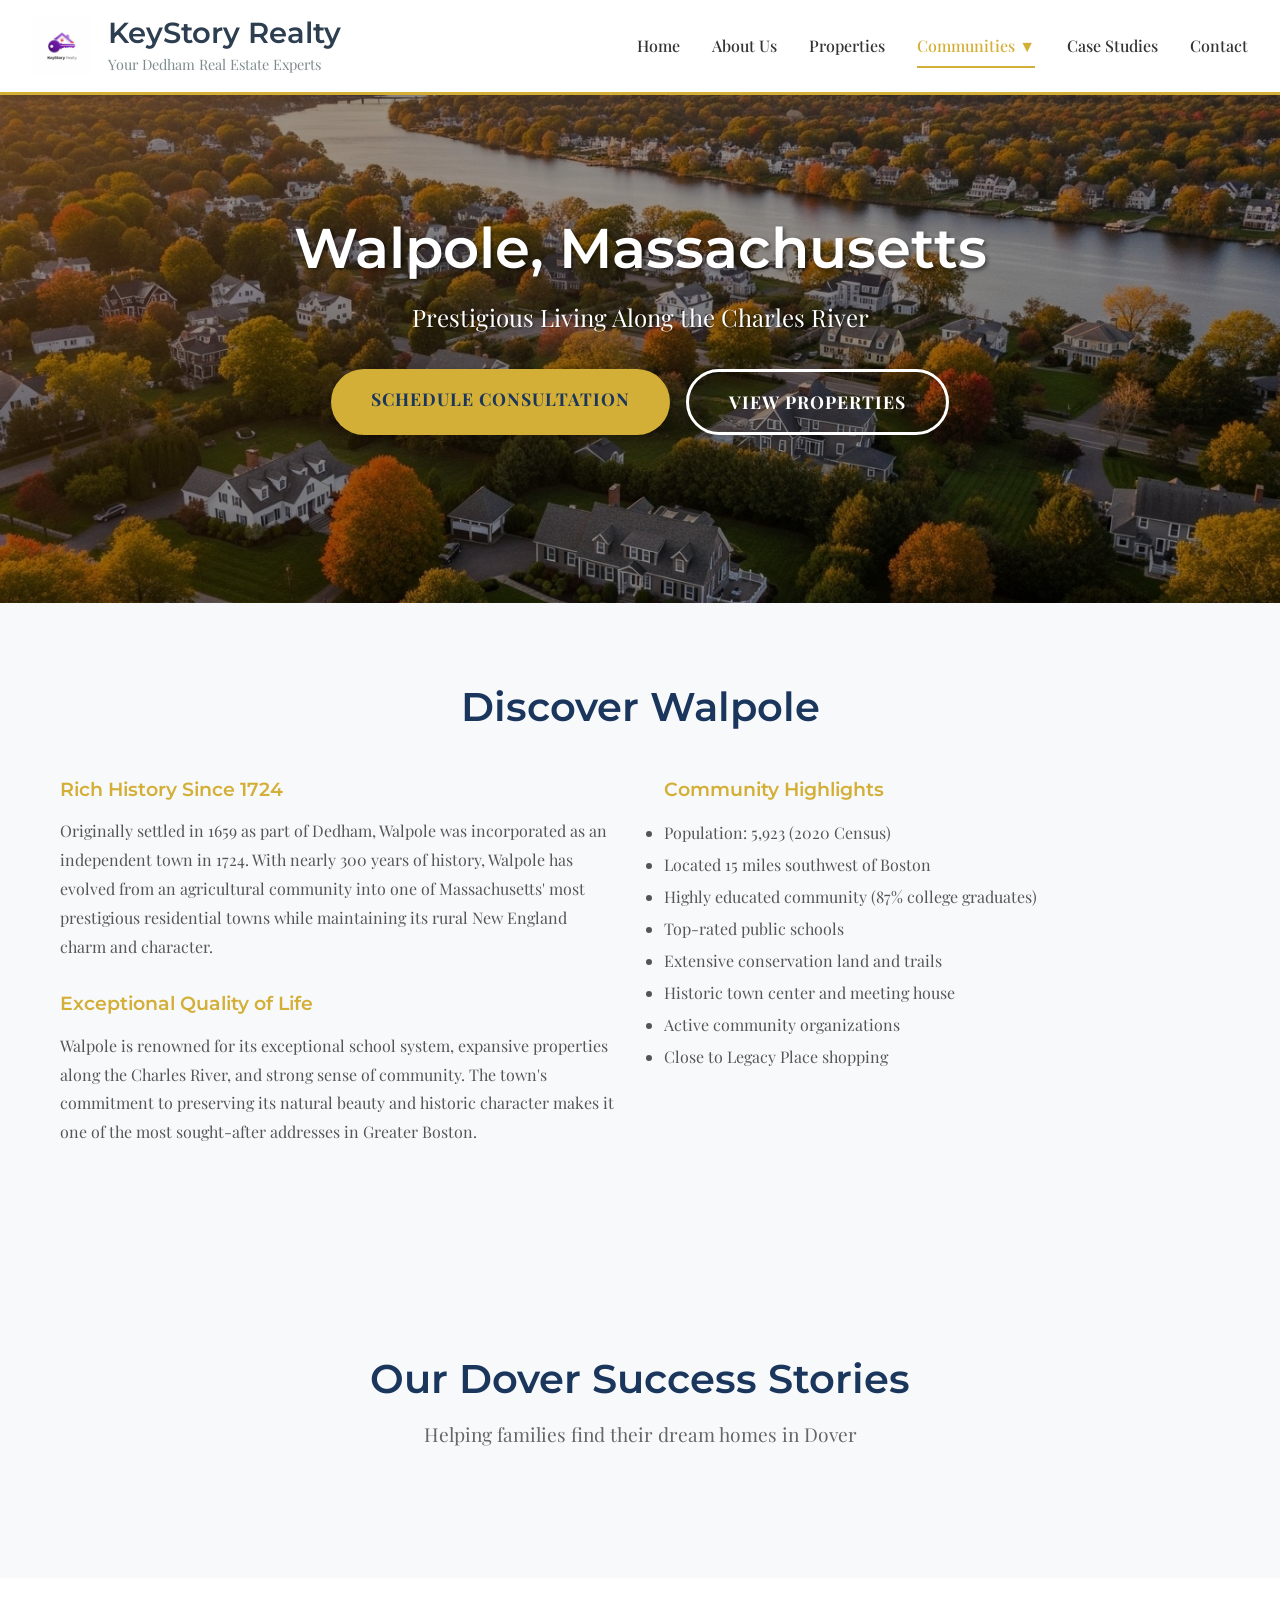
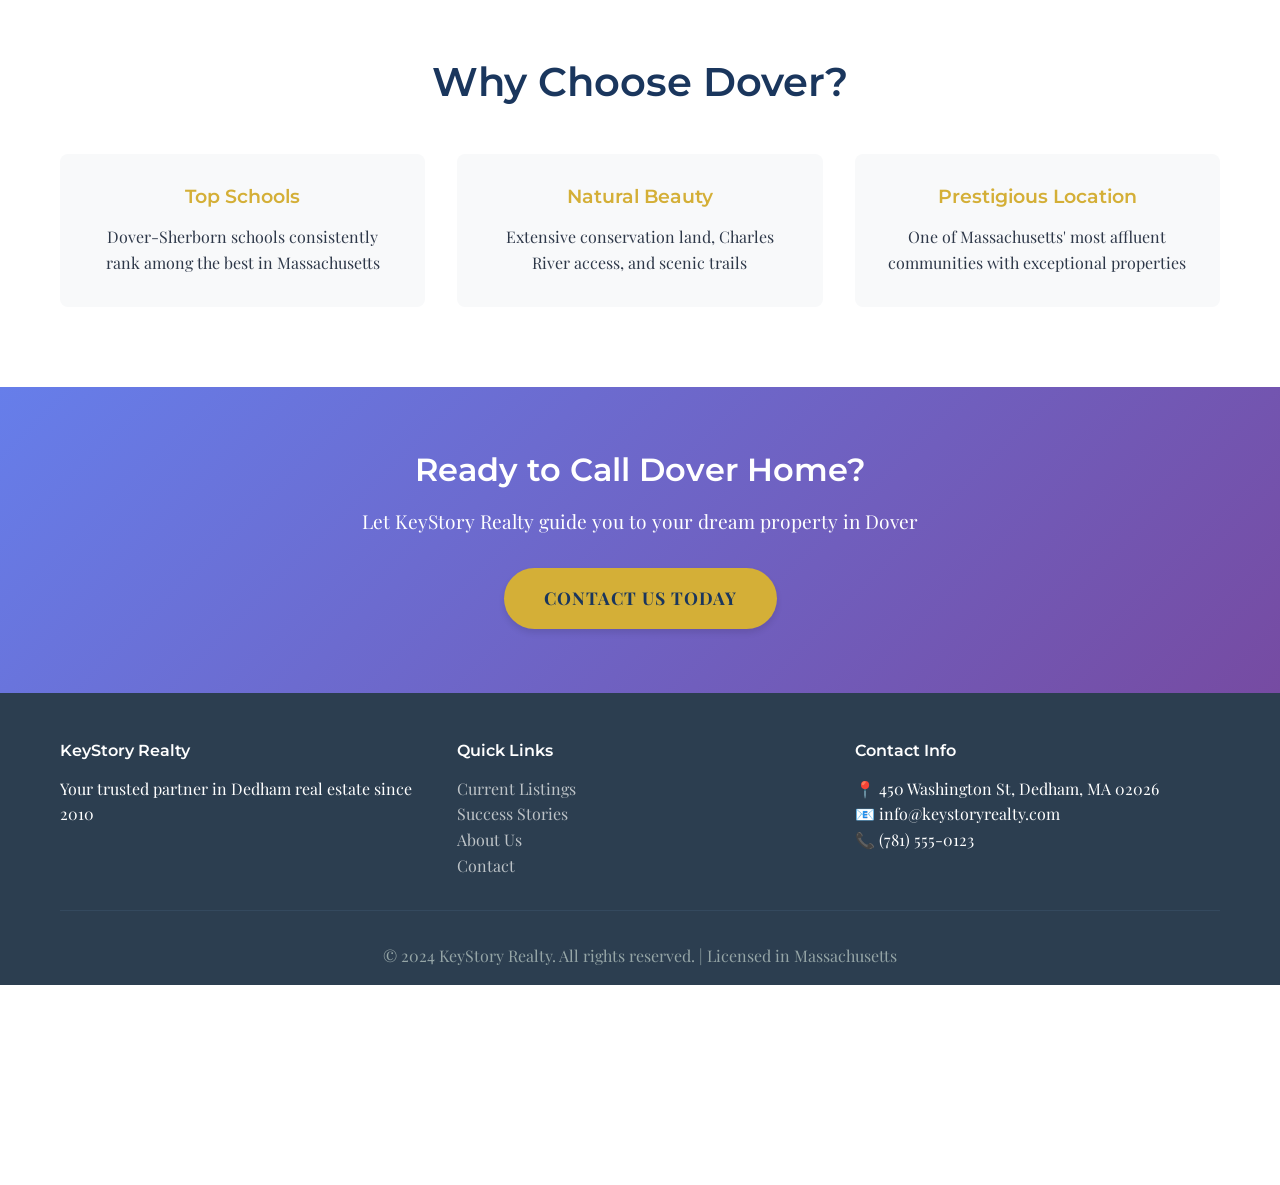
<file: walpole.html>
<!DOCTYPE html>
<html lang="en">
<head>
    <meta charset="UTF-8">
    <meta name="viewport" content="width=device-width, initial-scale=1.0">
    <title>Dover, MA Real Estate - KeyStory Realty</title>
    <link rel="stylesheet" href="styles.css">
    <link href="https://fonts.googleapis.com/css2?family=Playfair+Display:wght@400;700&family=Montserrat:wght@400;600;700&display=swap" rel="stylesheet">
</head>
<body>
    <!-- Navigation -->
    <nav class="navbar">
        <div class="nav-container">
            <div class="logo">
                <img src="assets/images/logo-main.png" alt="KeyStory Realty Logo" style="height: 60px; width: auto;">
                <div>
                    <h2>KeyStory Realty</h2>
                    <span class="tagline">Your Dedham Real Estate Experts</span>
                </div>
            </div>
            <ul class="nav-menu">
                <li><a href="index.html">Home</a></li>
                <li><a href="about.html">About Us</a></li>
                <li><a href="properties.html">Properties</a></li>
                <li class="dropdown">
                    <a href="#" class="active">Communities ▼</a>
                    <ul class="dropdown-menu">
                        <li><a href="dover.html" class="active">Dover</a></li>
                        <li><a href="wellesley.html">Wellesley</a></li>
                        <li><a href="needham.html">Needham</a></li>
                        <li><a href="walpole.html">Walpole</a></li>
                    </ul>
                </li>
                <li><a href="case-studies.html">Case Studies</a></li>
                <li><a href="contact.html">Contact</a></li>
            </ul>
        </div>
    </nav>

    <!-- Hero Section -->
    <section class="town-hero" style="background-image: linear-gradient(rgba(0, 0, 0, 0.4), rgba(0, 0, 0, 0.4)), url('assets/images/dover-hero-actual.jpg'); background-size: cover; background-position: center; padding: 120px 0; color: white; text-align: center;">
        <div class="container">
            <h1 style="font-size: 3.5rem; margin-bottom: 1rem; text-shadow: 2px 2px 4px rgba(0,0,0,0.5);">Walpole, Massachusetts</h1>
            <p style="font-size: 1.5rem; margin-bottom: 2rem; text-shadow: 1px 1px 2px rgba(0,0,0,0.5);">Prestigious Living Along the Charles River</p>
            <div class="hero-buttons">
                <a href="contact.html" class="btn btn-primary">Schedule Consultation</a>
                <a href="properties.html" class="btn btn-secondary">View Properties</a>
            </div>
        </div>
    </section>

    <!-- Town Background Section -->
    <section style="padding: 80px 0; background: #f8f9fa;">
        <div class="container">
            <h2 style="text-align: center; margin-bottom: 3rem; font-size: 2.5rem; color: var(--primary-navy);">Discover Walpole</h2>

            <div style="display: grid; grid-template-columns: 1fr 1fr; gap: 3rem; margin-bottom: 3rem;">
                <div>
                    <h3 style="color: var(--secondary-gold); margin-bottom: 1rem;">Rich History Since 1724</h3>
                    <p style="line-height: 1.8; color: #555;">Originally settled in 1659 as part of Dedham, Walpole was incorporated as an independent town in 1724. With nearly 300 years of history, Walpole has evolved from an agricultural community into one of Massachusetts' most prestigious residential towns while maintaining its rural New England charm and character.</p>

                    <h3 style="color: var(--secondary-gold); margin-top: 2rem; margin-bottom: 1rem;">Exceptional Quality of Life</h3>
                    <p style="line-height: 1.8; color: #555;">Walpole is renowned for its exceptional school system, expansive properties along the Charles River, and strong sense of community. The town's commitment to preserving its natural beauty and historic character makes it one of the most sought-after addresses in Greater Boston.</p>
                </div>

                <div>
                    <h3 style="color: var(--secondary-gold); margin-bottom: 1rem;">Community Highlights</h3>
                    <ul style="line-height: 2; color: #555;">
                        <li>Population: 5,923 (2020 Census)</li>
                        <li>Located 15 miles southwest of Boston</li>
                        <li>Highly educated community (87% college graduates)</li>
                        <li>Top-rated public schools</li>
                        <li>Extensive conservation land and trails</li>
                        <li>Historic town center and meeting house</li>
                        <li>Active community organizations</li>
                        <li>Close to Legacy Place shopping</li>
                    </ul>
                </div>
            </div>
        </div>
    </section>

    <!-- Our Success Stories Section -->
    <section style="padding: 80px 0; background: #f8f9fa;">
        <div class="container">
            <h2 style="text-align: center; margin-bottom: 1rem; font-size: 2.5rem; color: var(--primary-navy);">Our Dover Success Stories</h2>
            <p style="text-align: center; margin-bottom: 3rem; font-size: 1.2rem; color: #666;">Helping families find their dream homes in Dover</p>

            <div class="widget-container" style="max-width: 1200px; margin: 0 auto;">
<script async defer
  src="https://sbx-api-sp.keystory.ai/api/v1/widgets/widget.js"
  data-widget="coolautowidtet">
</script>
<noscript><a href="https://sbx-api-sp.keystory.ai/embed/coolautowidtet">View case studies</a></noscript>
            </div>
        </div>
    </section>

    <!-- Why Choose Dover Section -->
    <section style="padding: 80px 0; background: white;">
        <div class="container">
            <h2 style="text-align: center; margin-bottom: 3rem; font-size: 2.5rem; color: var(--primary-navy);">Why Choose Dover?</h2>

            <div style="display: grid; grid-template-columns: repeat(auto-fit, minmax(300px, 1fr)); gap: 2rem;">
                <div style="text-align: center; padding: 2rem; background: #f8f9fa; border-radius: 8px;">
                    <h3 style="color: var(--secondary-gold); margin-bottom: 1rem;">Top Schools</h3>
                    <p>Dover-Sherborn schools consistently rank among the best in Massachusetts</p>
                </div>

                <div style="text-align: center; padding: 2rem; background: #f8f9fa; border-radius: 8px;">
                    <h3 style="color: var(--secondary-gold); margin-bottom: 1rem;">Natural Beauty</h3>
                    <p>Extensive conservation land, Charles River access, and scenic trails</p>
                </div>

                <div style="text-align: center; padding: 2rem; background: #f8f9fa; border-radius: 8px;">
                    <h3 style="color: var(--secondary-gold); margin-bottom: 1rem;">Prestigious Location</h3>
                    <p>One of Massachusetts' most affluent communities with exceptional properties</p>
                </div>
            </div>
        </div>
    </section>

    <!-- CTA Section -->
    <section class="cta">
        <div class="container">
            <h2>Ready to Call Dover Home?</h2>
            <p>Let KeyStory Realty guide you to your dream property in Dover</p>
            <a href="contact.html" class="btn btn-primary">Contact Us Today</a>
        </div>
    </section>

    <!-- Footer -->
    <footer>
        <div class="container">
            <div class="footer-content">
                <div class="footer-section">
                    <h4>KeyStory Realty</h4>
                    <p>Your trusted partner in Dedham real estate since 2010</p>
                </div>
                <div class="footer-section">
                    <h4>Quick Links</h4>
                    <ul>
                        <li><a href="properties.html">Current Listings</a></li>
                        <li><a href="case-studies.html">Success Stories</a></li>
                        <li><a href="about.html">About Us</a></li>
                        <li><a href="contact.html">Contact</a></li>
                    </ul>
                </div>
                <div class="footer-section">
                    <h4>Contact Info</h4>
                    <p>📍 450 Washington St, Dedham, MA 02026</p>
                    <p>📧 info@keystoryrealty.com</p>
                    <p>📞 (781) 555-0123</p>
                </div>
            </div>
            <div class="footer-bottom">
                <p>&copy; 2024 KeyStory Realty. All rights reserved. | Licensed in Massachusetts</p>
            </div>
        </div>
    </footer>

</body>
</html>
</file>
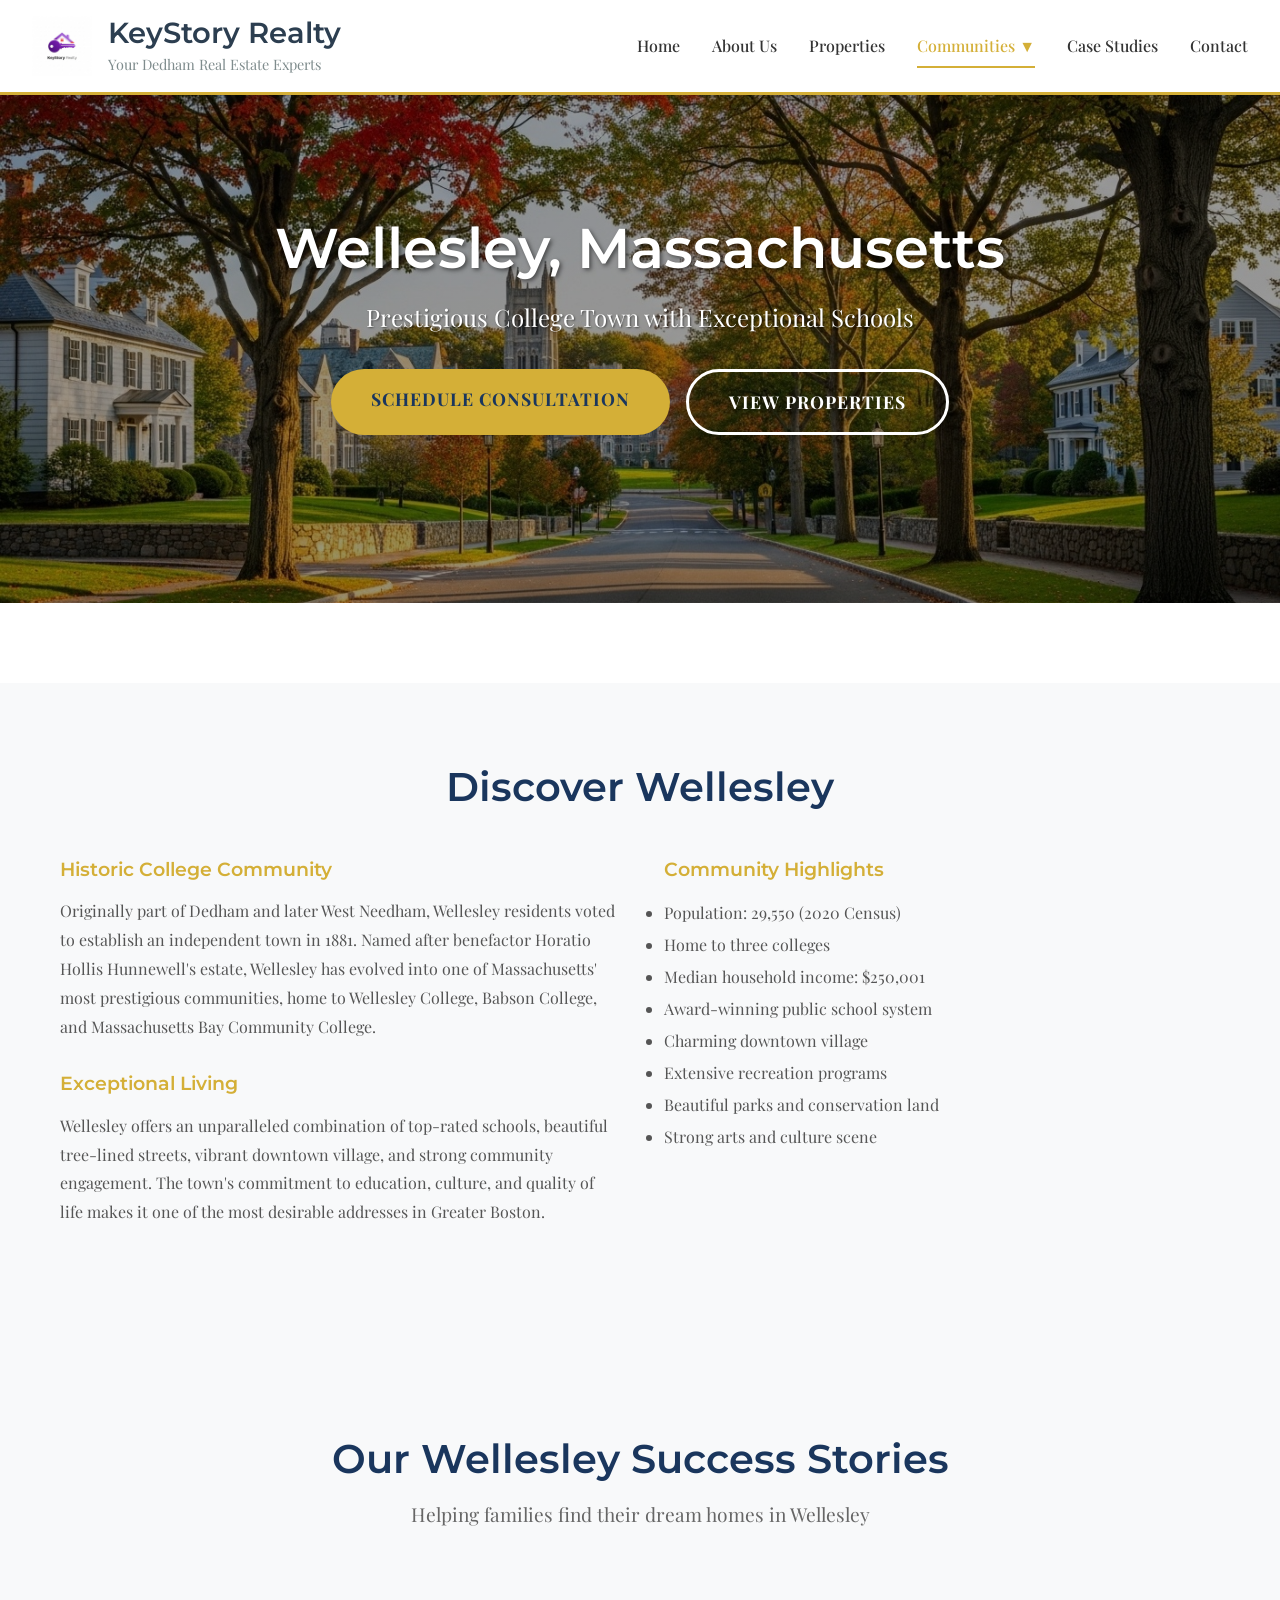
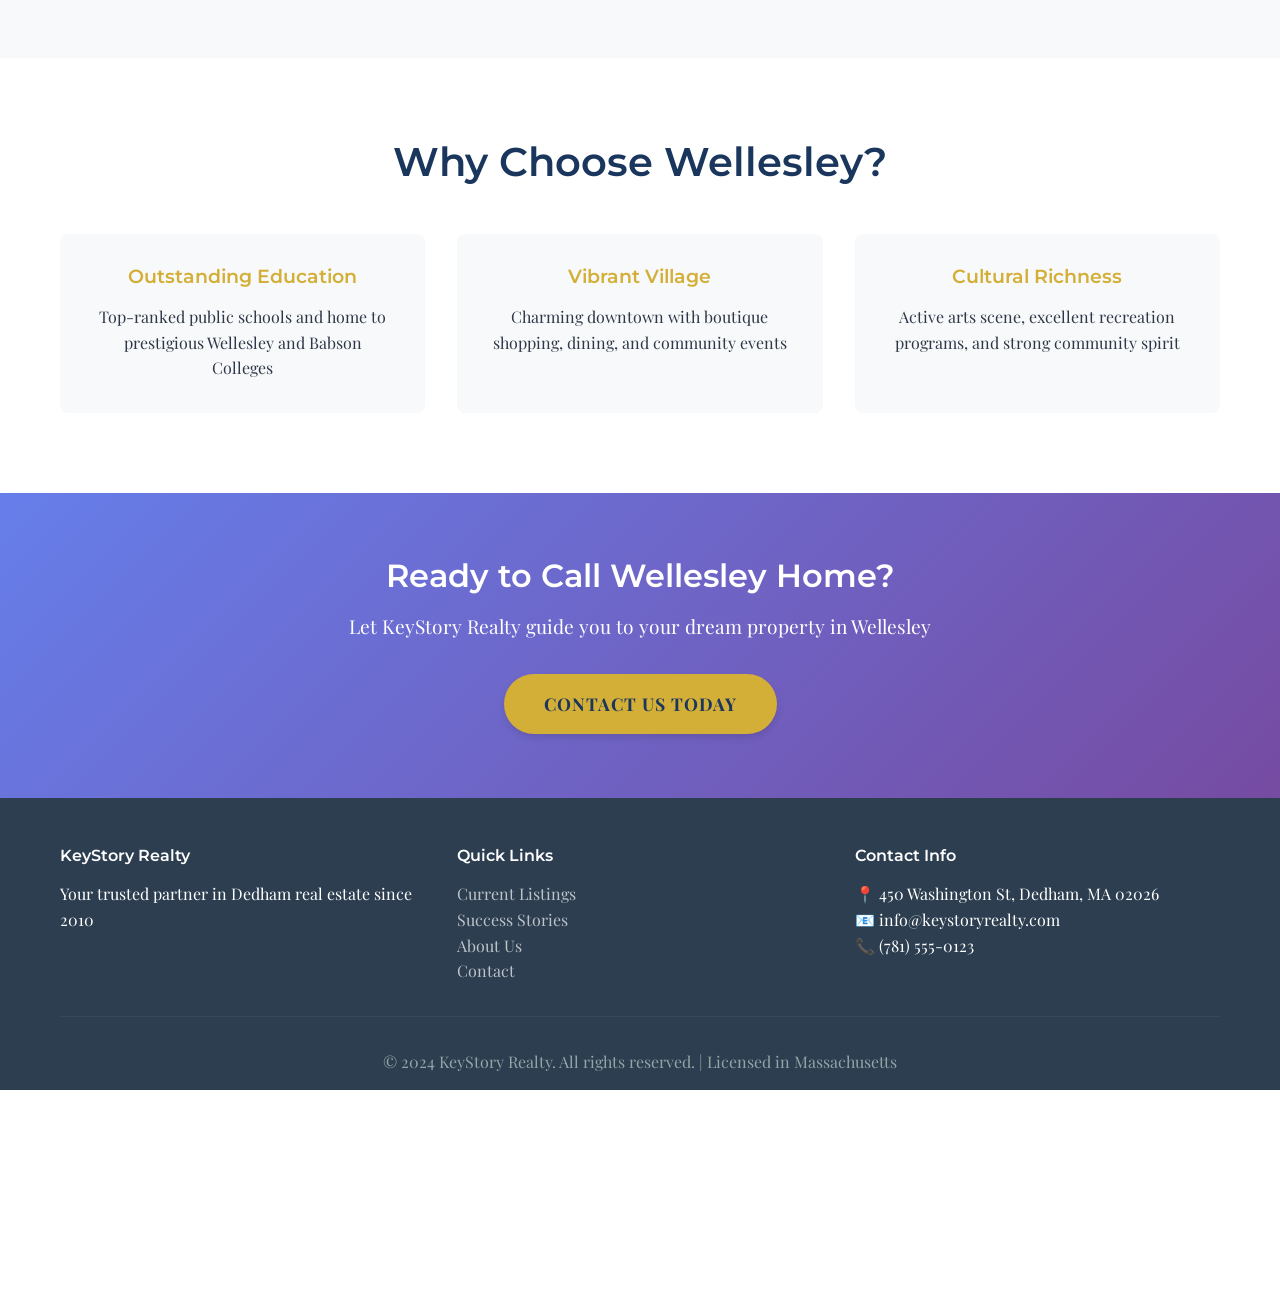
<file: wellesley.html>
<!DOCTYPE html>
<html lang="en">
<head>
    <meta charset="UTF-8">
    <meta name="viewport" content="width=device-width, initial-scale=1.0">
    <title>Wellesley, MA Real Estate - KeyStory Realty</title>
    <link rel="stylesheet" href="styles.css">
    <link href="https://fonts.googleapis.com/css2?family=Playfair+Display:wght@400;700&family=Montserrat:wght@400;600;700&display=swap" rel="stylesheet">
</head>
<body>
    <!-- Navigation -->
    <nav class="navbar">
        <div class="nav-container">
            <div class="logo">
                <img src="assets/images/logo-main.png" alt="KeyStory Realty Logo" style="height: 60px; width: auto;">
                <div>
                    <h2>KeyStory Realty</h2>
                    <span class="tagline">Your Dedham Real Estate Experts</span>
                </div>
            </div>
            <ul class="nav-menu">
                <li><a href="index.html">Home</a></li>
                <li><a href="about.html">About Us</a></li>
                <li><a href="properties.html">Properties</a></li>
                <li class="dropdown">
                    <a href="#" class="active">Communities ▼</a>
                    <ul class="dropdown-menu">
                        <li><a href="dover.html">Dover</a></li>
                        <li><a href="wellesley.html" class="active">Wellesley</a></li>
                        <li><a href="needham.html">Needham</a></li>
                        <li><a href="walpole.html">Walpole</a>
                    </ul>
                </li>
                <li><a href="case-studies.html">Case Studies</a></li>
                <li><a href="contact.html">Contact</a></li>
            </ul>
        </div>
    </nav>

    <!-- Hero Section -->
    <section class="town-hero" style="background-image: linear-gradient(rgba(0, 0, 0, 0.4), rgba(0, 0, 0, 0.4)), url('assets/images/wellesley-hero-actual.jpg'); background-size: cover; background-position: center; padding: 120px 0; color: white; text-align: center;">
        <div class="container">
            <h1 style="font-size: 3.5rem; margin-bottom: 1rem; text-shadow: 2px 2px 4px rgba(0,0,0,0.5);">Wellesley, Massachusetts</h1>
            <p style="font-size: 1.5rem; margin-bottom: 2rem; text-shadow: 1px 1px 2px rgba(0,0,0,0.5);">Prestigious College Town with Exceptional Schools</p>
            <div class="hero-buttons">
                <a href="contact.html" class="btn btn-primary">Schedule Consultation</a>
                <a href="properties.html" class="btn btn-secondary">View Properties</a>
            </div>
        </div>
    </section>

    <!-- Wellesley Main Billboard Widget -->
    <section style="padding: 40px 0; background: white;">
        <div class="container">
            <div class="widget-container" style="max-width: 1200px; margin: 0 auto;">
<script async defer
  src="https://stage-api.keystory.ai/api/v1/widgets/widget.js"
  data-widget="qa-grid-widget-demo">
</script>
<noscript><a href="https://stage-api.keystory.ai/embed/qa-grid-widget-demo">View case studies</a></noscript>
            </div>
        </div>
    </section>

    <!-- Town Background Section -->
    <section style="padding: 80px 0; background: #f8f9fa;">
        <div class="container">
            <h2 style="text-align: center; margin-bottom: 3rem; font-size: 2.5rem; color: var(--primary-navy);">Discover Wellesley</h2>

            <div style="display: grid; grid-template-columns: 1fr 1fr; gap: 3rem; margin-bottom: 3rem;">
                <div>
                    <h3 style="color: var(--secondary-gold); margin-bottom: 1rem;">Historic College Community</h3>
                    <p style="line-height: 1.8; color: #555;">Originally part of Dedham and later West Needham, Wellesley residents voted to establish an independent town in 1881. Named after benefactor Horatio Hollis Hunnewell's estate, Wellesley has evolved into one of Massachusetts' most prestigious communities, home to Wellesley College, Babson College, and Massachusetts Bay Community College.</p>

                    <h3 style="color: var(--secondary-gold); margin-top: 2rem; margin-bottom: 1rem;">Exceptional Living</h3>
                    <p style="line-height: 1.8; color: #555;">Wellesley offers an unparalleled combination of top-rated schools, beautiful tree-lined streets, vibrant downtown village, and strong community engagement. The town's commitment to education, culture, and quality of life makes it one of the most desirable addresses in Greater Boston.</p>
                </div>

                <div>
                    <h3 style="color: var(--secondary-gold); margin-bottom: 1rem;">Community Highlights</h3>
                    <ul style="line-height: 2; color: #555;">
                        <li>Population: 29,550 (2020 Census)</li>
                        <li>Home to three colleges</li>
                        <li>Median household income: $250,001</li>
                        <li>Award-winning public school system</li>
                        <li>Charming downtown village</li>
                        <li>Extensive recreation programs</li>
                        <li>Beautiful parks and conservation land</li>
                        <li>Strong arts and culture scene</li>
                    </ul>
                </div>
            </div>
        </div>
    </section>

    <!-- Our Success Stories Section -->
    <section style="padding: 80px 0; background: #f8f9fa;">
        <div class="container">
            <h2 style="text-align: center; margin-bottom: 1rem; font-size: 2.5rem; color: var(--primary-navy);">Our Wellesley Success Stories</h2>
            <p style="text-align: center; margin-bottom: 3rem; font-size: 1.2rem; color: #666;">Helping families find their dream homes in Wellesley</p>

            <div class="widget-container" style="max-width: 1200px; margin: 0 auto;">
                <script async defer
                  src="https://apistage.keystory.ai/api/v1/widgets/widget.js"
                  data-widget="jp1">
                </script>
                <noscript><a href="https://apistage.keystory.ai/embed/jp1">View case studies</a></noscript>
            </div>
        </div>
    </section>

    <!-- Why Choose Wellesley Section -->
    <section style="padding: 80px 0; background: white;">
        <div class="container">
            <h2 style="text-align: center; margin-bottom: 3rem; font-size: 2.5rem; color: var(--primary-navy);">Why Choose Wellesley?</h2>

            <div style="display: grid; grid-template-columns: repeat(auto-fit, minmax(300px, 1fr)); gap: 2rem;">
                <div style="text-align: center; padding: 2rem; background: #f8f9fa; border-radius: 8px;">
                    <h3 style="color: var(--secondary-gold); margin-bottom: 1rem;">Outstanding Education</h3>
                    <p>Top-ranked public schools and home to prestigious Wellesley and Babson Colleges</p>
                </div>

                <div style="text-align: center; padding: 2rem; background: #f8f9fa; border-radius: 8px;">
                    <h3 style="color: var(--secondary-gold); margin-bottom: 1rem;">Vibrant Village</h3>
                    <p>Charming downtown with boutique shopping, dining, and community events</p>
                </div>

                <div style="text-align: center; padding: 2rem; background: #f8f9fa; border-radius: 8px;">
                    <h3 style="color: var(--secondary-gold); margin-bottom: 1rem;">Cultural Richness</h3>
                    <p>Active arts scene, excellent recreation programs, and strong community spirit</p>
                </div>
            </div>
        </div>
    </section>

    <!-- CTA Section -->
    <section class="cta">
        <div class="container">
            <h2>Ready to Call Wellesley Home?</h2>
            <p>Let KeyStory Realty guide you to your dream property in Wellesley</p>
            <a href="contact.html" class="btn btn-primary">Contact Us Today</a>
        </div>
    </section>

    <!-- Footer -->
    <footer>
        <div class="container">
            <div class="footer-content">
                <div class="footer-section">
                    <h4>KeyStory Realty</h4>
                    <p>Your trusted partner in Dedham real estate since 2010</p>
                </div>
                <div class="footer-section">
                    <h4>Quick Links</h4>
                    <ul>
                        <li><a href="properties.html">Current Listings</a></li>
                        <li><a href="case-studies.html">Success Stories</a></li>
                        <li><a href="about.html">About Us</a></li>
                        <li><a href="contact.html">Contact</a></li>
                    </ul>
                </div>
                <div class="footer-section">
                    <h4>Contact Info</h4>
                    <p>📍 450 Washington St, Dedham, MA 02026</p>
                    <p>📧 info@keystoryrealty.com</p>
                    <p>📞 (781) 555-0123</p>
                </div>
            </div>
            <div class="footer-bottom">
                <p>&copy; 2024 KeyStory Realty. All rights reserved. | Licensed in Massachusetts</p>
            </div>
        </div>
    </footer>
    <script src="script.js"></script>
</body>
</html>
</file>
<file: styles.css>
/* Global Styles */
* {
    margin: 0;
    padding: 0;
    box-sizing: border-box;
}

:root {
    /* Professional Real Estate Colors */
    --primary-navy: #1a365d;
    --secondary-gold: #d4af37;
    --accent-green: #2d5f3f;
    --dedham-red: #8b2332;
    --light-gray: #f7fafc;
    --medium-gray: #718096;
    --dark-gray: #2d3748;
    --white: #ffffff;
    --shadow-sm: 0 1px 3px rgba(0,0,0,0.12);
    --shadow-md: 0 4px 6px rgba(0,0,0,0.1);
    --shadow-lg: 0 10px 15px rgba(0,0,0,0.1);
}

body {
    font-family: 'Playfair Display', 'Georgia', serif;
    line-height: 1.6;
    color: var(--dark-gray);
}

h1, h2, h3, h4, h5, h6 {
    font-family: 'Montserrat', 'Segoe UI', sans-serif;
    font-weight: 600;
    line-height: 1.2;
}

.container {
    max-width: 1200px;
    margin: 0 auto;
    padding: 0 20px;
}

/* Navigation */
.navbar {
    background: var(--white);
    box-shadow: var(--shadow-md);
    position: sticky;
    top: 0;
    z-index: 1000;
    border-bottom: 3px solid var(--secondary-gold);
}

.nav-container {
    display: flex;
    justify-content: space-between;
    align-items: center;
    padding: 1rem 2rem;
}

.logo {
    display: flex;
    align-items: center;
    gap: 1rem;
}

.logo h2 {
    color: #2c3e50;
    font-size: 1.8rem;
    margin: 0;
}

.tagline {
    font-size: 0.9rem;
    color: #7f8c8d;
}

.nav-menu {
    display: flex;
    list-style: none;
    gap: 2rem;
}

.nav-menu a {
    text-decoration: none;
    color: #333;
    font-weight: 500;
    transition: color 0.3s;
}

.nav-menu a:hover,
.nav-menu a.active {
    color: var(--secondary-gold);
    border-bottom: 2px solid var(--secondary-gold);
    padding-bottom: 2px;
}

/* Dropdown Menu */
.dropdown {
    position: relative;
}

.dropdown > a {
    cursor: pointer;
    padding-bottom: 10px !important;
}

.dropdown-menu {
    display: none;
    position: absolute;
    top: calc(100% + 5px);
    left: 0;
    background: var(--white);
    min-width: 180px;
    box-shadow: var(--shadow-lg);
    border-radius: 4px;
    padding: 0.5rem 0;
    list-style: none;
    z-index: 1001;
    margin: 0;
}

/* Create invisible bridge between trigger and menu */
.dropdown::before {
    content: '';
    position: absolute;
    top: 100%;
    left: 0;
    right: 0;
    height: 10px;
    background: transparent;
}

.dropdown:hover .dropdown-menu,
.dropdown-menu.active {
    display: block;
    animation: fadeIn 0.2s ease-in;
}

@keyframes fadeIn {
    from {
        opacity: 0;
        transform: translateY(-5px);
    }
    to {
        opacity: 1;
        transform: translateY(0);
    }
}

.dropdown-menu li {
    padding: 0;
}

.dropdown-menu a {
    display: block;
    padding: 0.75rem 1.5rem;
    color: var(--dark-gray);
    text-decoration: none;
    transition: background-color 0.2s, color 0.2s;
    border-bottom: none !important;
}

.dropdown-menu a:hover,
.dropdown-menu a.active {
    background-color: var(--light-gray);
    color: var(--secondary-gold);
    border-bottom: none !important;
    padding-bottom: 0.75rem;
}

/* Mobile Menu Toggle */
.mobile-menu-toggle {
    display: none;
    background: none;
    border: none;
    cursor: pointer;
    padding: 5px;
    flex-direction: column;
    justify-content: space-between;
    width: 30px;
    height: 25px;
}

.hamburger-line {
    display: block;
    width: 100%;
    height: 3px;
    background: var(--primary-navy);
    border-radius: 2px;
    transition: all 0.3s ease;
}

.mobile-menu-toggle.active .hamburger-line:nth-child(1) {
    transform: rotate(45deg) translate(8px, 8px);
}

.mobile-menu-toggle.active .hamburger-line:nth-child(2) {
    opacity: 0;
}

.mobile-menu-toggle.active .hamburger-line:nth-child(3) {
    transform: rotate(-45deg) translate(8px, -8px);
}

/* Hero Section */
.hero {
    background: linear-gradient(135deg, var(--primary-navy) 0%, var(--accent-green) 100%);
    color: var(--white);
    padding: 5rem 2rem;
    text-align: center;
    position: relative;
    overflow: hidden;
}

.hero::after {
    content: '';
    position: absolute;
    bottom: -2px;
    left: 0;
    right: 0;
    height: 100px;
    background: var(--white);
    transform: skewY(-2deg);
    transform-origin: left;
}

.hero-content h1 {
    font-size: 3rem;
    margin-bottom: 1rem;
}

.hero-content p {
    font-size: 1.2rem;
    margin-bottom: 2rem;
}

.hero-buttons {
    display: flex;
    gap: 1rem;
    justify-content: center;
    margin-bottom: 3rem;
}

.btn {
    padding: 1rem 2.5rem;
    text-decoration: none;
    border-radius: 50px;
    font-weight: 700;
    font-size: 1.1rem;
    transition: all 0.3s;
    display: inline-block;
    border: none;
    cursor: pointer;
    text-transform: uppercase;
    letter-spacing: 1px;
    box-shadow: var(--shadow-md);
}

.btn-primary {
    background: var(--secondary-gold);
    color: var(--primary-navy);
}

.btn-primary:hover {
    background: var(--primary-navy);
    color: var(--white);
    transform: translateY(-2px);
    box-shadow: var(--shadow-lg);
}

.btn-secondary {
    background: transparent;
    color: var(--white);
    border: 3px solid var(--white);
}

.btn-secondary:hover {
    background: var(--white);
    color: var(--primary-navy);
    transform: translateY(-2px);
}

.hero-stats {
    display: flex;
    justify-content: center;
    gap: 4rem;
}

.stat h3 {
    font-size: 2rem;
    margin-bottom: 0.5rem;
}

/* Page Headers */
.page-header {
    background: linear-gradient(135deg, var(--primary-navy) 0%, var(--accent-green) 100%);
    color: var(--white);
    padding: 3rem 2rem;
    text-align: center;
}

/* Dedham Highlights Section */
.dedham-highlights {
    padding: 4rem 0;
    background: var(--light-gray);
}

.highlights-grid {
    display: grid;
    grid-template-columns: repeat(auto-fit, minmax(300px, 1fr));
    gap: 2rem;
    margin: 2rem 0;
}

.highlight-card {
    background: var(--white);
    border-radius: 10px;
    overflow: hidden;
    box-shadow: var(--shadow-md);
    transition: transform 0.3s;
}

.highlight-card:hover {
    transform: translateY(-5px);
    box-shadow: var(--shadow-lg);
}

.highlight-card img {
    width: 100%;
    height: 200px;
    object-fit: cover;
}

.highlight-card h3 {
    padding: 1rem 1.5rem 0.5rem;
    color: var(--primary-navy);
}

.highlight-card p {
    padding: 0 1.5rem 1.5rem;
    color: var(--medium-gray);
}

.market-stats {
    background: var(--white);
    padding: 2rem;
    border-radius: 10px;
    margin-top: 3rem;
    text-align: center;
    box-shadow: var(--shadow-md);
}

.market-stats h3 {
    color: var(--primary-navy);
    margin-bottom: 2rem;
}

.stats-grid {
    display: grid;
    grid-template-columns: repeat(auto-fit, minmax(150px, 1fr));
    gap: 2rem;
}

.stat-item {
    text-align: center;
}

.stat-number {
    display: block;
    font-size: 2.5rem;
    font-weight: bold;
    color: var(--secondary-gold);
    margin-bottom: 0.5rem;
}

.stat-label {
    color: var(--medium-gray);
    font-size: 0.9rem;
    text-transform: uppercase;
    letter-spacing: 1px;
}

.page-header h1 {
    font-size: 2.5rem;
    margin-bottom: 0.5rem;
}

/* Property Cards */
.featured,
.listings {
    padding: 4rem 0;
}

.property-grid {
    display: grid;
    grid-template-columns: repeat(auto-fit, minmax(350px, 1fr));
    gap: 2rem;
    margin-top: 2rem;
}

.property-card {
    background: white;
    border-radius: 10px;
    overflow: hidden;
    box-shadow: 0 5px 15px rgba(0,0,0,0.1);
    transition: transform 0.3s;
}

.property-card:hover {
    transform: translateY(-5px);
}

.property-image {
    position: relative;
    height: 200px;
    background: #f0f0f0;
}

.image-placeholder {
    height: 100%;
    display: flex;
    align-items: center;
    justify-content: center;
    background: linear-gradient(135deg, #667eea 0%, #764ba2 100%);
    color: white;
    font-size: 1.2rem;
    font-weight: 600;
}

.property-badge {
    position: absolute;
    top: 10px;
    right: 10px;
    background: #e74c3c;
    color: white;
    padding: 0.3rem 0.8rem;
    border-radius: 20px;
    font-size: 0.85rem;
}

.property-details {
    padding: 1.5rem;
}

.property-details h3 {
    margin-bottom: 0.5rem;
    color: #2c3e50;
}

.price {
    font-size: 1.5rem;
    color: #e74c3c;
    font-weight: 700;
    margin-bottom: 0.5rem;
}

.location {
    color: #7f8c8d;
    font-style: italic;
}

/* Services */
.services {
    background: #f8f9fa;
    padding: 4rem 0;
}

.services-grid {
    display: grid;
    grid-template-columns: repeat(auto-fit, minmax(250px, 1fr));
    gap: 2rem;
    margin-top: 2rem;
}

.service-card {
    background: white;
    padding: 2rem;
    border-radius: 10px;
    text-align: center;
    box-shadow: 0 3px 10px rgba(0,0,0,0.1);
}

.service-card h3 {
    color: #2c3e50;
    margin-bottom: 1rem;
}

/* Team Section */
.team-grid {
    display: grid;
    grid-template-columns: repeat(auto-fit, minmax(250px, 1fr));
    gap: 2rem;
    margin: 3rem 0;
}

.team-member {
    text-align: center;
}

.member-photo {
    width: 200px;
    height: 200px;
    margin: 0 auto 1rem;
}

.photo-placeholder {
    width: 100%;
    height: 100%;
    border-radius: 50%;
    background: linear-gradient(135deg, #667eea 0%, #764ba2 100%);
    display: flex;
    align-items: center;
    justify-content: center;
    color: white;
    font-weight: 600;
}

.role {
    color: #e74c3c;
    font-weight: 600;
    margin-bottom: 1rem;
}

.member-stats {
    display: flex;
    justify-content: center;
    gap: 1rem;
    margin-top: 1rem;
}

.member-stats span {
    background: #f8f9fa;
    padding: 0.3rem 0.8rem;
    border-radius: 20px;
    font-size: 0.9rem;
}

/* Values Section */
.values-grid {
    display: grid;
    grid-template-columns: repeat(auto-fit, minmax(250px, 1fr));
    gap: 2rem;
    margin: 2rem 0;
}

.value-card {
    background: white;
    padding: 2rem;
    border-radius: 10px;
    border-left: 4px solid #e74c3c;
    box-shadow: 0 3px 10px rgba(0,0,0,0.1);
}

/* Property Listings Page */
.property-listing {
    display: flex;
    gap: 2rem;
    background: white;
    border-radius: 10px;
    padding: 1.5rem;
    margin-bottom: 2rem;
    box-shadow: 0 3px 10px rgba(0,0,0,0.1);
}

.property-image-large {
    flex: 0 0 300px;
    height: 200px;
    position: relative;
}

.property-info {
    flex: 1;
}

.property-features {
    display: flex;
    gap: 1rem;
    margin: 1rem 0;
}

.property-features span {
    background: #f8f9fa;
    padding: 0.3rem 0.8rem;
    border-radius: 5px;
}

.listing-actions {
    display: flex;
    gap: 1rem;
    margin-top: 1rem;
}

/* Filters */
.filters {
    background: #f8f9fa;
    padding: 2rem 0;
}

.filter-bar {
    display: flex;
    gap: 1rem;
    align-items: end;
    flex-wrap: wrap;
}

.filter-group {
    flex: 1;
    min-width: 200px;
}

.filter-group label {
    display: block;
    margin-bottom: 0.5rem;
    font-weight: 600;
}

.filter-group select {
    width: 100%;
    padding: 0.5rem;
    border: 1px solid #ddd;
    border-radius: 5px;
}

/* Case Studies */
.case-study-embed {
    margin: 3rem 0;
    background: white;
    border-radius: 10px;
    overflow: hidden;
    box-shadow: 0 5px 15px rgba(0,0,0,0.1);
}

.embed-container {
    background: #f8f9fa;
    min-height: 400px;
    display: flex;
    align-items: center;
    justify-content: center;
}

.embed-container iframe {
    width: 100%;
    border: none;
}

.case-study-details {
    padding: 2rem;
}

.case-stats {
    display: flex;
    gap: 2rem;
    margin-top: 1rem;
}

.case-stats span {
    font-weight: 600;
}

/* Contact Form */
.contact-grid {
    display: grid;
    grid-template-columns: 2fr 1fr;
    gap: 3rem;
    margin: 3rem 0;
}

.contact-form {
    background: white;
    padding: 2rem;
    border-radius: 10px;
    box-shadow: 0 3px 10px rgba(0,0,0,0.1);
}

.form-row {
    display: grid;
    grid-template-columns: 1fr 1fr;
    gap: 1rem;
}

.form-group {
    margin-bottom: 1.5rem;
}

.form-group label {
    display: block;
    margin-bottom: 0.5rem;
    font-weight: 600;
}

.form-group input,
.form-group select,
.form-group textarea {
    width: 100%;
    padding: 0.8rem;
    border: 1px solid #ddd;
    border-radius: 5px;
    font-size: 1rem;
}

.radio-group,
.checkbox-label {
    display: flex;
    align-items: center;
    gap: 1rem;
}

.radio-label {
    display: flex;
    align-items: center;
    gap: 0.5rem;
}

/* Contact Cards */
.contact-card {
    background: white;
    padding: 1.5rem;
    border-radius: 10px;
    margin-bottom: 1.5rem;
    box-shadow: 0 3px 10px rgba(0,0,0,0.1);
}

.contact-card h3 {
    color: #2c3e50;
    margin-bottom: 1rem;
}

.contact-item {
    margin-bottom: 0.5rem;
}

.hours-list {
    display: grid;
    gap: 0.5rem;
}

.hours-item {
    display: flex;
    justify-content: space-between;
}

.social-links {
    display: flex;
    gap: 1rem;
}

.social-link {
    padding: 0.5rem 1rem;
    background: #f8f9fa;
    border-radius: 5px;
    text-decoration: none;
    color: #333;
    transition: background 0.3s;
}

.social-link:hover {
    background: #e74c3c;
    color: white;
}

/* Map */
.map-container {
    background: #f8f9fa;
    border-radius: 10px;
    overflow: hidden;
    margin: 2rem 0;
}

.map-placeholder {
    height: 400px;
    display: flex;
    align-items: center;
    justify-content: center;
}

/* CTA Section */
.cta {
    background: linear-gradient(135deg, #667eea 0%, #764ba2 100%);
    color: white;
    text-align: center;
    padding: 4rem 0;
}

.cta h2 {
    font-size: 2rem;
    margin-bottom: 1rem;
}

.cta p {
    font-size: 1.2rem;
    margin-bottom: 2rem;
}

/* Footer */
footer {
    background: #2c3e50;
    color: white;
    padding: 3rem 0 1rem;
}

.footer-content {
    display: grid;
    grid-template-columns: repeat(auto-fit, minmax(250px, 1fr));
    gap: 2rem;
    margin-bottom: 2rem;
}

.footer-section h4 {
    margin-bottom: 1rem;
}

.footer-section ul {
    list-style: none;
}

.footer-section a {
    color: #bdc3c7;
    text-decoration: none;
    transition: color 0.3s;
}

.footer-section a:hover {
    color: white;
}

.footer-bottom {
    text-align: center;
    padding-top: 2rem;
    border-top: 1px solid #34495e;
    color: #95a5a6;
}

/* Pagination */
.pagination {
    display: flex;
    justify-content: center;
    gap: 0.5rem;
    margin: 2rem 0;
}

.page-btn {
    padding: 0.5rem 1rem;
    background: white;
    border: 1px solid #ddd;
    border-radius: 5px;
    cursor: pointer;
    transition: all 0.3s;
}

.page-btn.active,
.page-btn:hover {
    background: #e74c3c;
    color: white;
    border-color: #e74c3c;
}

/* Fixed Bottom Market Ticker */
.market-ticker-bar {
    position: fixed;
    bottom: 0;
    left: 0;
    right: 0;
    width: 100%;
    height: 200px;
    background: var(--primary-navy);
    z-index: 999;
    box-shadow: 0 -2px 10px rgba(0,0,0,0.2);
    overflow: hidden;
    display: flex;
    flex-direction: column;
}

.ticker-header {
    background: var(--primary-navy);
    color: white;
    text-align: center;
    padding: 10px 0;
    font-size: 1.1rem;
    font-weight: 600;
    font-family: 'Montserrat', sans-serif;
    border-bottom: 2px solid var(--secondary-gold);
}

.ticker-header .powered-by {
    font-size: 0.85rem;
    font-weight: 400;
    color: #bdc3c7;
    margin-left: 10px;
}

.ticker-header .powered-by a {
    color: var(--secondary-gold);
    text-decoration: none;
    transition: color 0.3s;
}

.ticker-header .powered-by a:hover {
    color: white;
    text-decoration: underline;
}

.market-ticker-bar iframe {
    width: 100% !important;
    flex: 1;
    border: none !important;
    display: block !important;
    overflow: hidden !important;
}

/* Add padding to body to prevent content from hiding behind ticker */
body {
    padding-bottom: 200px;
}

/* Responsive Design */
@media (max-width: 768px) {
    .mobile-menu-toggle {
        display: flex;
    }

    .nav-menu {
        position: absolute;
        top: 100%;
        left: 0;
        right: 0;
        background: var(--white);
        flex-direction: column;
        gap: 0;
        padding: 1rem 0;
        box-shadow: var(--shadow-lg);
        transform: translateY(-100%);
        opacity: 0;
        visibility: hidden;
        transition: all 0.3s ease;
    }

    .nav-menu.active {
        transform: translateY(0);
        opacity: 1;
        visibility: visible;
    }

    .nav-menu li {
        padding: 0.5rem 2rem;
    }

    .nav-menu a {
        display: block;
        padding: 0.5rem 0;
    }

    .hero-content h1 {
        font-size: 2rem;
    }

    .hero-stats {
        flex-direction: column;
        gap: 2rem;
    }

    .property-grid,
    .services-grid,
    .team-grid {
        grid-template-columns: 1fr;
    }

    .contact-grid {
        grid-template-columns: 1fr;
    }

    .form-row {
        grid-template-columns: 1fr;
    }

    .property-listing {
        flex-direction: column;
    }

    .property-image-large {
        flex: none;
        width: 100%;
    }
}
</file>
